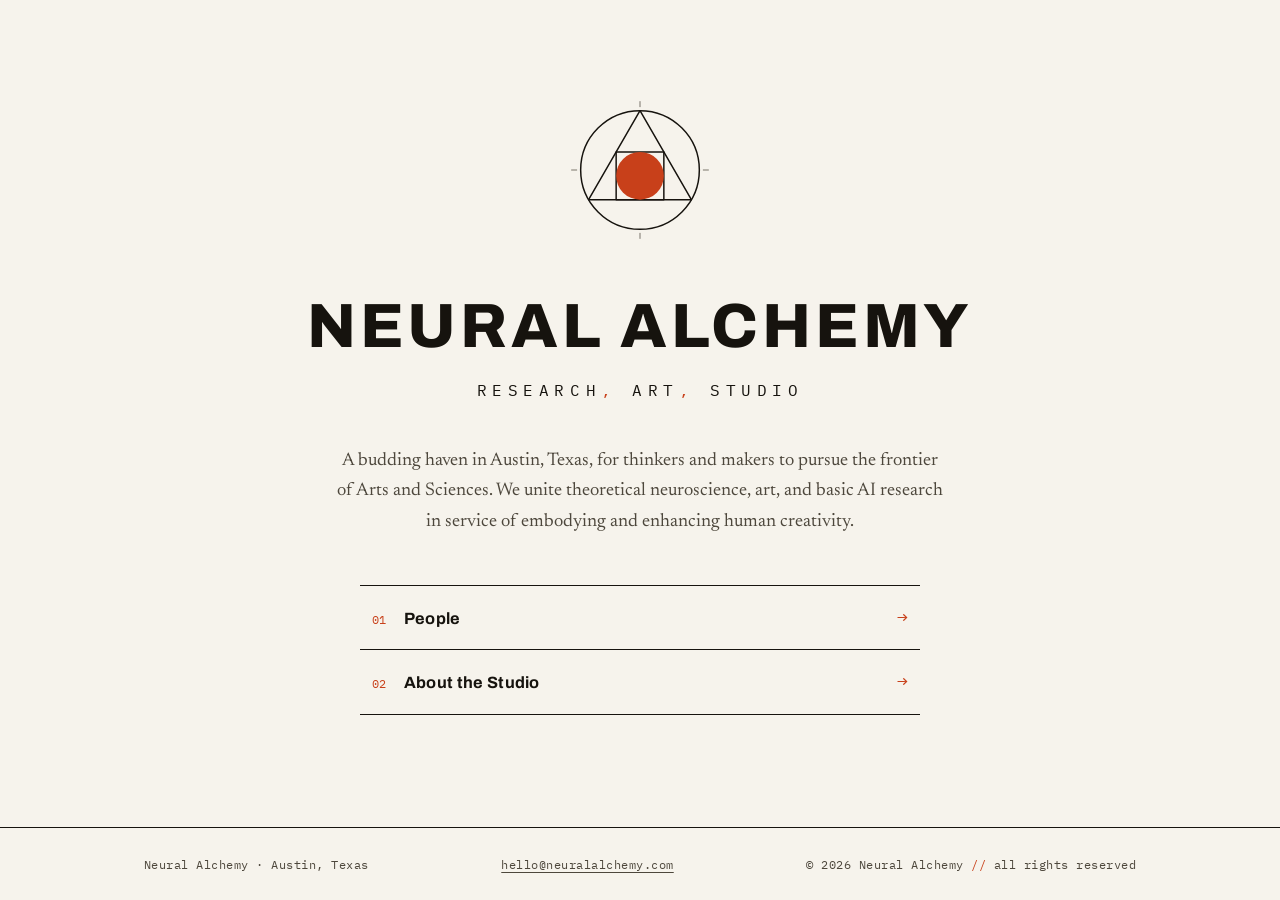
<file: index.html>
<!DOCTYPE html>
<html lang="en">
<head>
<meta charset="utf-8">
<meta name="viewport" content="width=device-width, initial-scale=1">
<title>Neural Alchemy — Research, Art, Studio</title>
<meta name="description" content="Neural Alchemy is an academically minded design studio in Austin, Texas — artists and scientists moving between the laboratory, the studio, and the market. Research, Art, Studio.">
<link rel="preconnect" href="https://fonts.googleapis.com">
<link rel="preconnect" href="https://fonts.gstatic.com" crossorigin>
<link href="https://fonts.googleapis.com/css2?family=Archivo:wght@700;800&family=IBM+Plex+Mono:wght@400;500&family=Newsreader:ital,opsz,wght@0,6..72,400;0,6..72,600;1,6..72,400&display=swap" rel="stylesheet">
<link rel="stylesheet" href="styles.css">
<link rel="icon" href="data:image/svg+xml,%3Csvg xmlns='http://www.w3.org/2000/svg' viewBox='0 0 32 32'%3E%3Crect width='32' height='32' fill='%23f6f3ec'/%3E%3Ccircle cx='16' cy='16' r='11.5' fill='none' stroke='%2316130e' stroke-width='1.8'/%3E%3Cpath d='M16 5 L6.5 21.5 L25.5 21.5 Z' fill='none' stroke='%2316130e' stroke-width='1.8' stroke-linejoin='round'/%3E%3Ccircle cx='16' cy='17.2' r='4' fill='%23c8401a'/%3E%3C/svg%3E">
</head>
<body class="landing">

<main class="wrap landing-hero">

  <svg class="mark" viewBox="0 0 300 300" role="img"
       aria-label="Neural Alchemy mark: a circle, triangle, and square nested in one construction">
    <g stroke="#4d473c" stroke-width="1.25">
      <line x1="150" y1="34"  x2="150" y2="44"/>
      <line x1="150" y1="256" x2="150" y2="266"/>
      <line x1="34"  y1="150" x2="44"  y2="150"/>
      <line x1="256" y1="150" x2="266" y2="150"/>
    </g>
    <g fill="none" stroke="#16130e" stroke-width="2.5" stroke-linejoin="round">
      <circle cx="150" cy="150" r="100"/>
      <path d="M150 50 L63.4 200 L236.6 200 Z"/>
      <rect x="109.8" y="119.6" width="80.4" height="80.4"/>
    </g>
    <circle cx="150" cy="159.8" r="40.2" fill="#c8401a"/>
  </svg>

  <h1>Neural Alchemy</h1>
  <p class="tagline">Research<span class="c">,</span> Art<span class="c">,</span> Studio</p>

  <p class="landing-copy">A budding haven in Austin, Texas, for thinkers and makers to pursue the frontier of Arts and Sciences. We unite theoretical neuroscience, art, and basic AI research in service of embodying and enhancing human creativity.</p>

  <nav class="index-links" aria-label="Site index">
    <a href="investigators/">
      <span class="num">01</span>
      <span class="label">People</span>
      <span class="arrow">→</span>
    </a>
    <a href="about/">
      <span class="num">02</span>
      <span class="label">About the Studio</span>
      <span class="arrow">→</span>
    </a>
<!--     <a href="layer/" hidden>
      <span class="num">03</span>
      <span class="label">Layer_ :</span>
      <span class="arrow">→</span>
    </a> -->
  </nav>

</main>

<footer>
  <div class="wrap foot-grid">
    <span>Neural Alchemy · Austin, Texas</span>
    <a href="mailto:hello@neuralalchemy.com">hello@neuralalchemy.com</a>
    <span>© 2026 Neural Alchemy <span class="sig">//</span> all rights reserved</span>
  </div>
</footer>

</body>
</html>
</file>
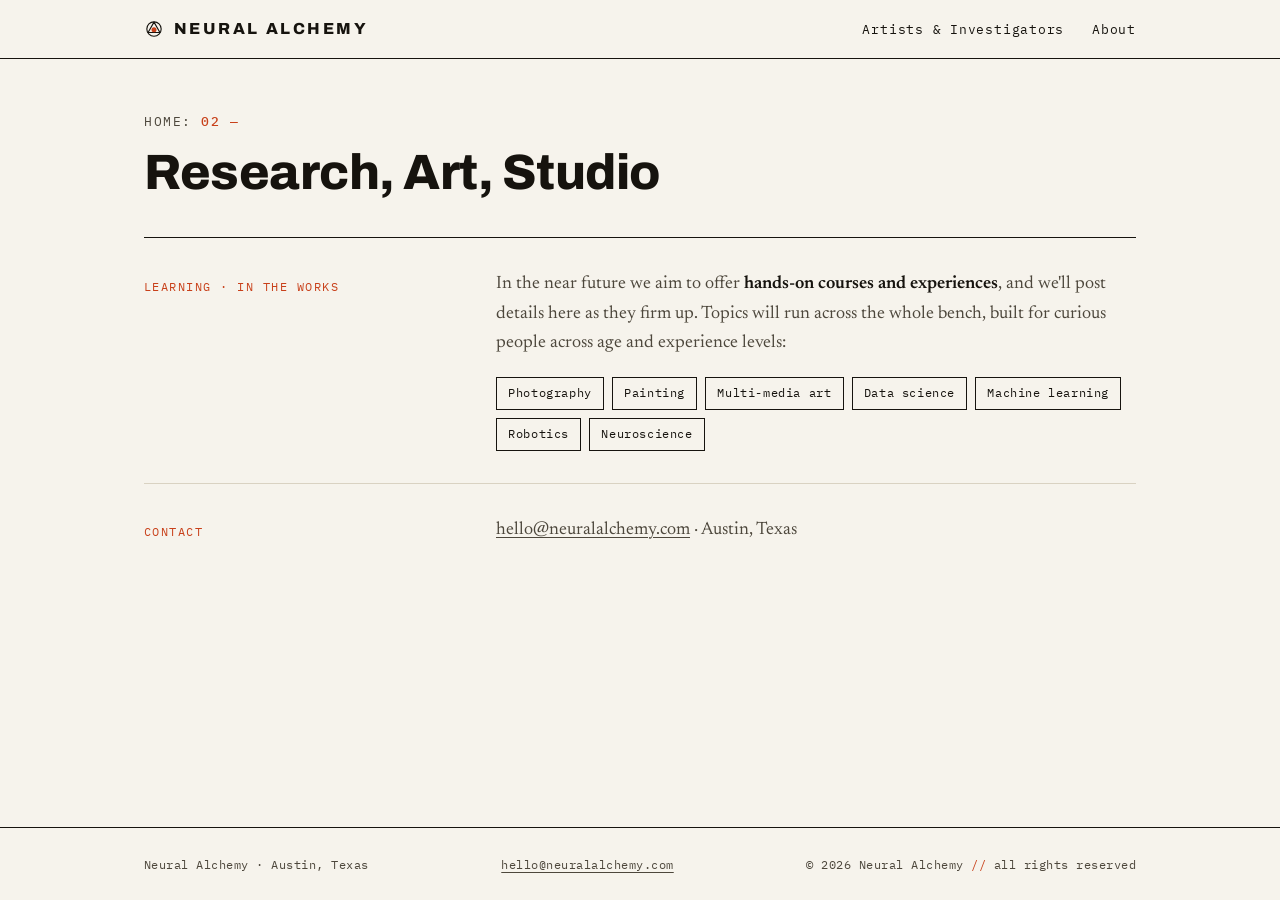
<file: about/index.html>
<!DOCTYPE html>
<html lang="en">
<head>
<meta charset="utf-8">
<meta name="viewport" content="width=device-width, initial-scale=1">
<title>About the Studio — Neural Alchemy</title>
<meta name="description" content="What Neural Alchemy is: an academically minded design studio where market-facing creative work funds long-term research and art. Courses and hands-on experiences coming.">
<link rel="preconnect" href="https://fonts.googleapis.com">
<link rel="preconnect" href="https://fonts.gstatic.com" crossorigin>
<link href="https://fonts.googleapis.com/css2?family=Archivo:wght@700;800&family=IBM+Plex+Mono:wght@400;500&family=Newsreader:ital,opsz,wght@0,6..72,400;0,6..72,600;1,6..72,400&display=swap" rel="stylesheet">
<link rel="stylesheet" href="../styles.css">
<link rel="icon" href="data:image/svg+xml,%3Csvg xmlns='http://www.w3.org/2000/svg' viewBox='0 0 32 32'%3E%3Crect width='32' height='32' fill='%23f6f3ec'/%3E%3Ccircle cx='16' cy='16' r='11.5' fill='none' stroke='%2316130e' stroke-width='1.8'/%3E%3Cpath d='M16 5 L6.5 21.5 L25.5 21.5 Z' fill='none' stroke='%2316130e' stroke-width='1.8' stroke-linejoin='round'/%3E%3Ccircle cx='16' cy='17.2' r='4' fill='%23c8401a'/%3E%3C/svg%3E">
</head>
<body>

<header>
  <div class="wrap masthead">
    <a class="wordmark" href="../">
      <svg viewBox="0 0 32 32" aria-hidden="true"><circle cx="16" cy="16" r="11.5" fill="none" stroke="#16130e" stroke-width="1.8"/><path d="M16 5 L6.5 21.5 L25.5 21.5 Z" fill="none" stroke="#16130e" stroke-width="1.8" stroke-linejoin="round"/><circle cx="16" cy="17.2" r="4" fill="#c8401a"/></svg>
      Neural Alchemy
    </a>
    <nav class="site">
      <a href="../investigators/">Artists &amp; Investigators</a>
      <a href="./" aria-current="page">About</a>
    </nav>
  </div>
</header>

<main class="wrap">
  <div class="page-title">
    <p class="kicker">Home: <b>02 —</b></p>
    <h1>Research, Art, Studio</h1>
  </div>

  <div class="cv-row">
    <p class="cv-label">Learning · In the Works</p>
    <div class="cv-body">
      <p>In the near future we aim to offer <strong>hands-on courses and
      experiences</strong>, and we'll post details here as they firm up. Topics will run
      across the whole bench, built for curious people across age and experience levels:</p>
      <ul class="topics">
        <li>Photography</li>
        <li>Painting</li>
        <li>Multi-media art</li>
        <li>Data science</li>
        <li>Machine learning</li>
        <li>Robotics</li>
        <li>Neuroscience</li>
      </ul>
    </div>
  </div>

  <div class="cv-row">
    <p class="cv-label">Contact</p>
    <div class="cv-body">
      <p><a href="mailto:hello@neuralalchemy.com">hello@neuralalchemy.com</a> · Austin, Texas</p>
    </div>
  </div>
</main>

<footer>
  <div class="wrap foot-grid">
    <span>Neural Alchemy · Austin, Texas</span>
    <a href="mailto:hello@neuralalchemy.com">hello@neuralalchemy.com</a>
    <span>© 2026 Neural Alchemy <span class="sig">//</span> all rights reserved</span>
  </div>
</footer>

</body>
</html>
</file>
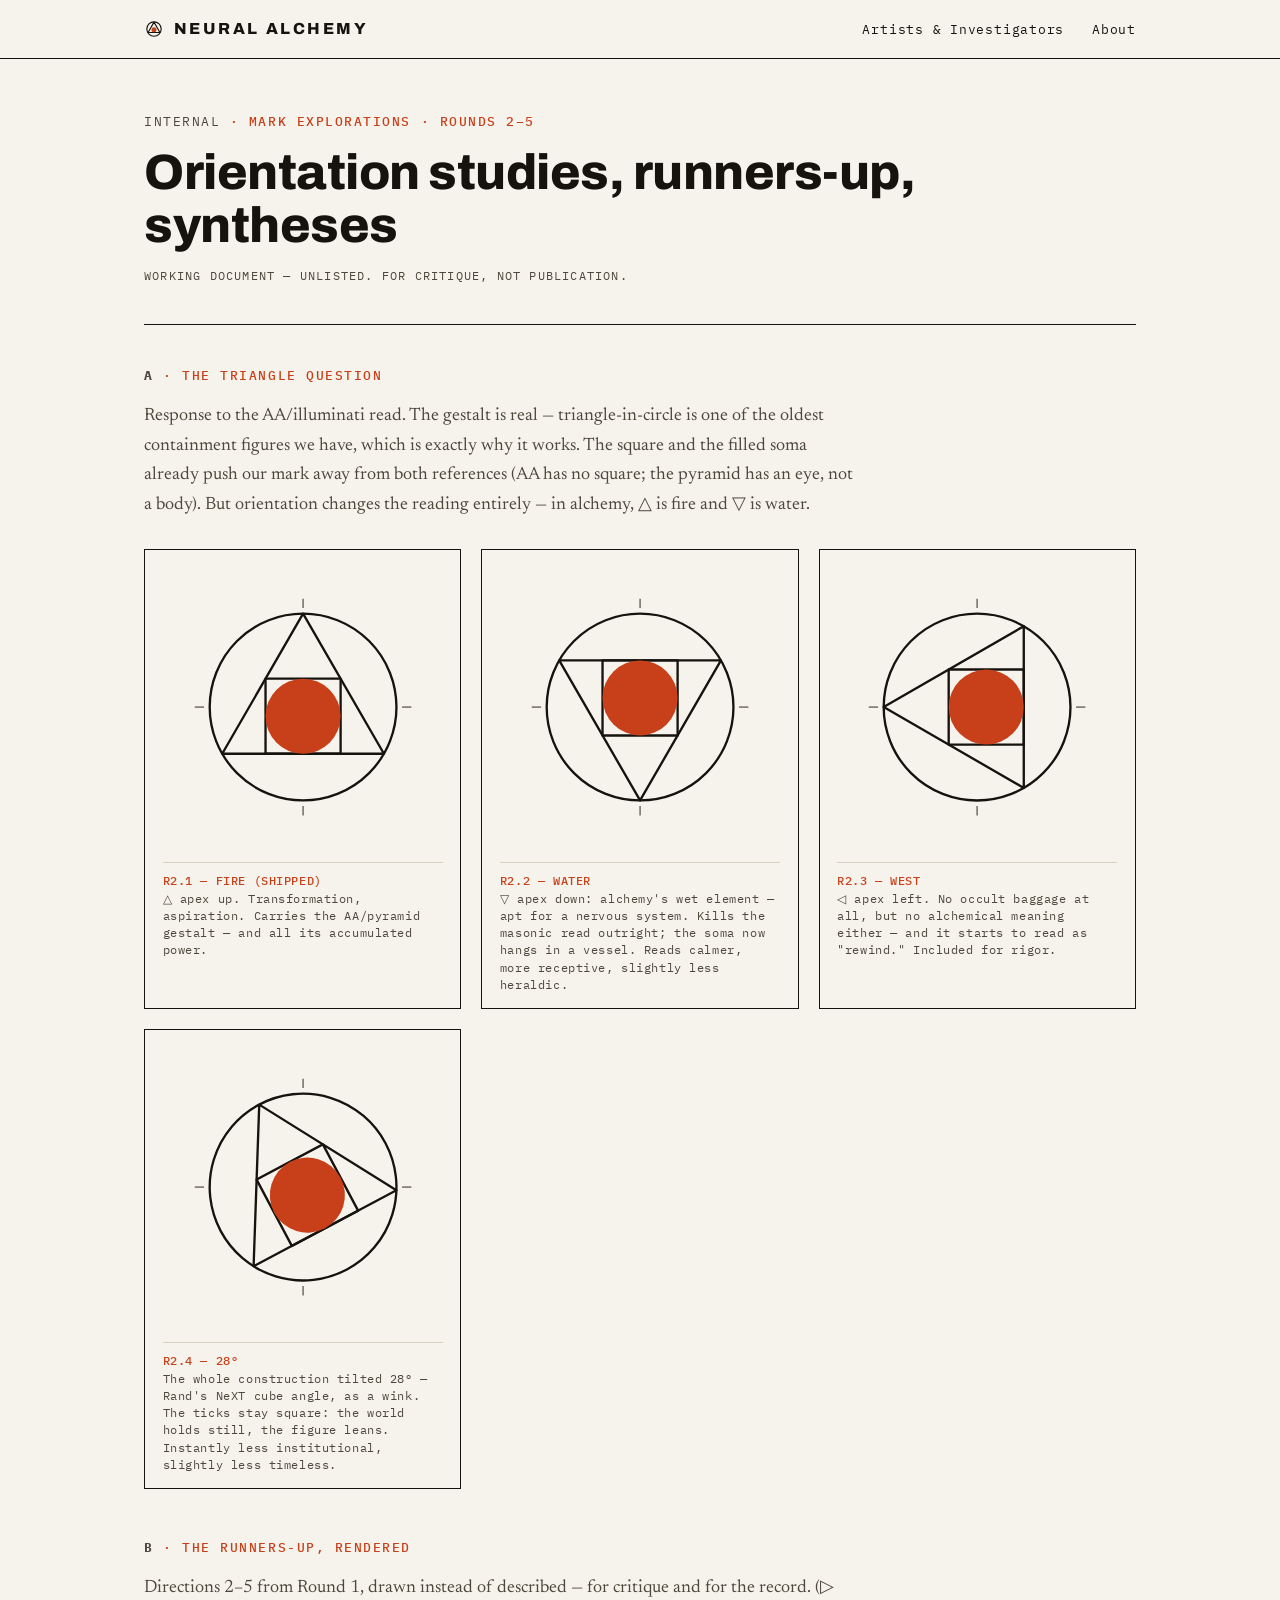
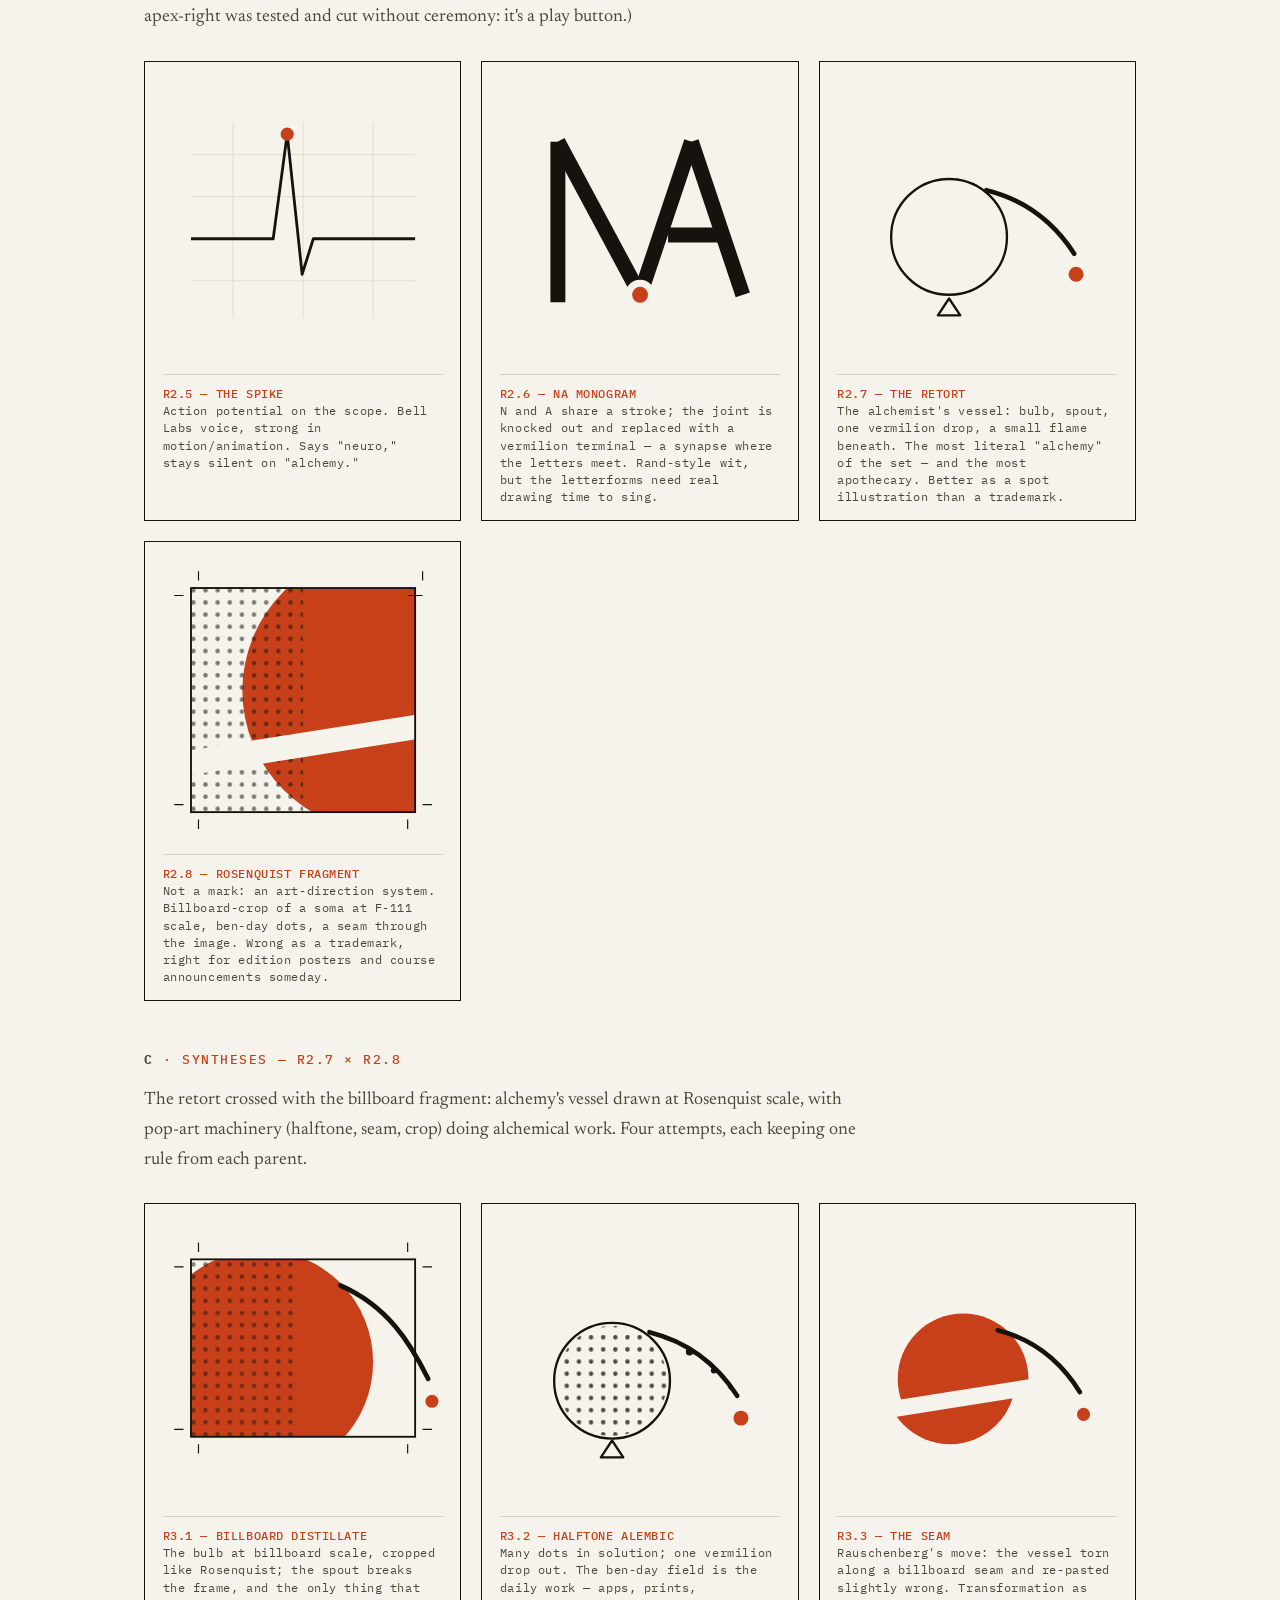
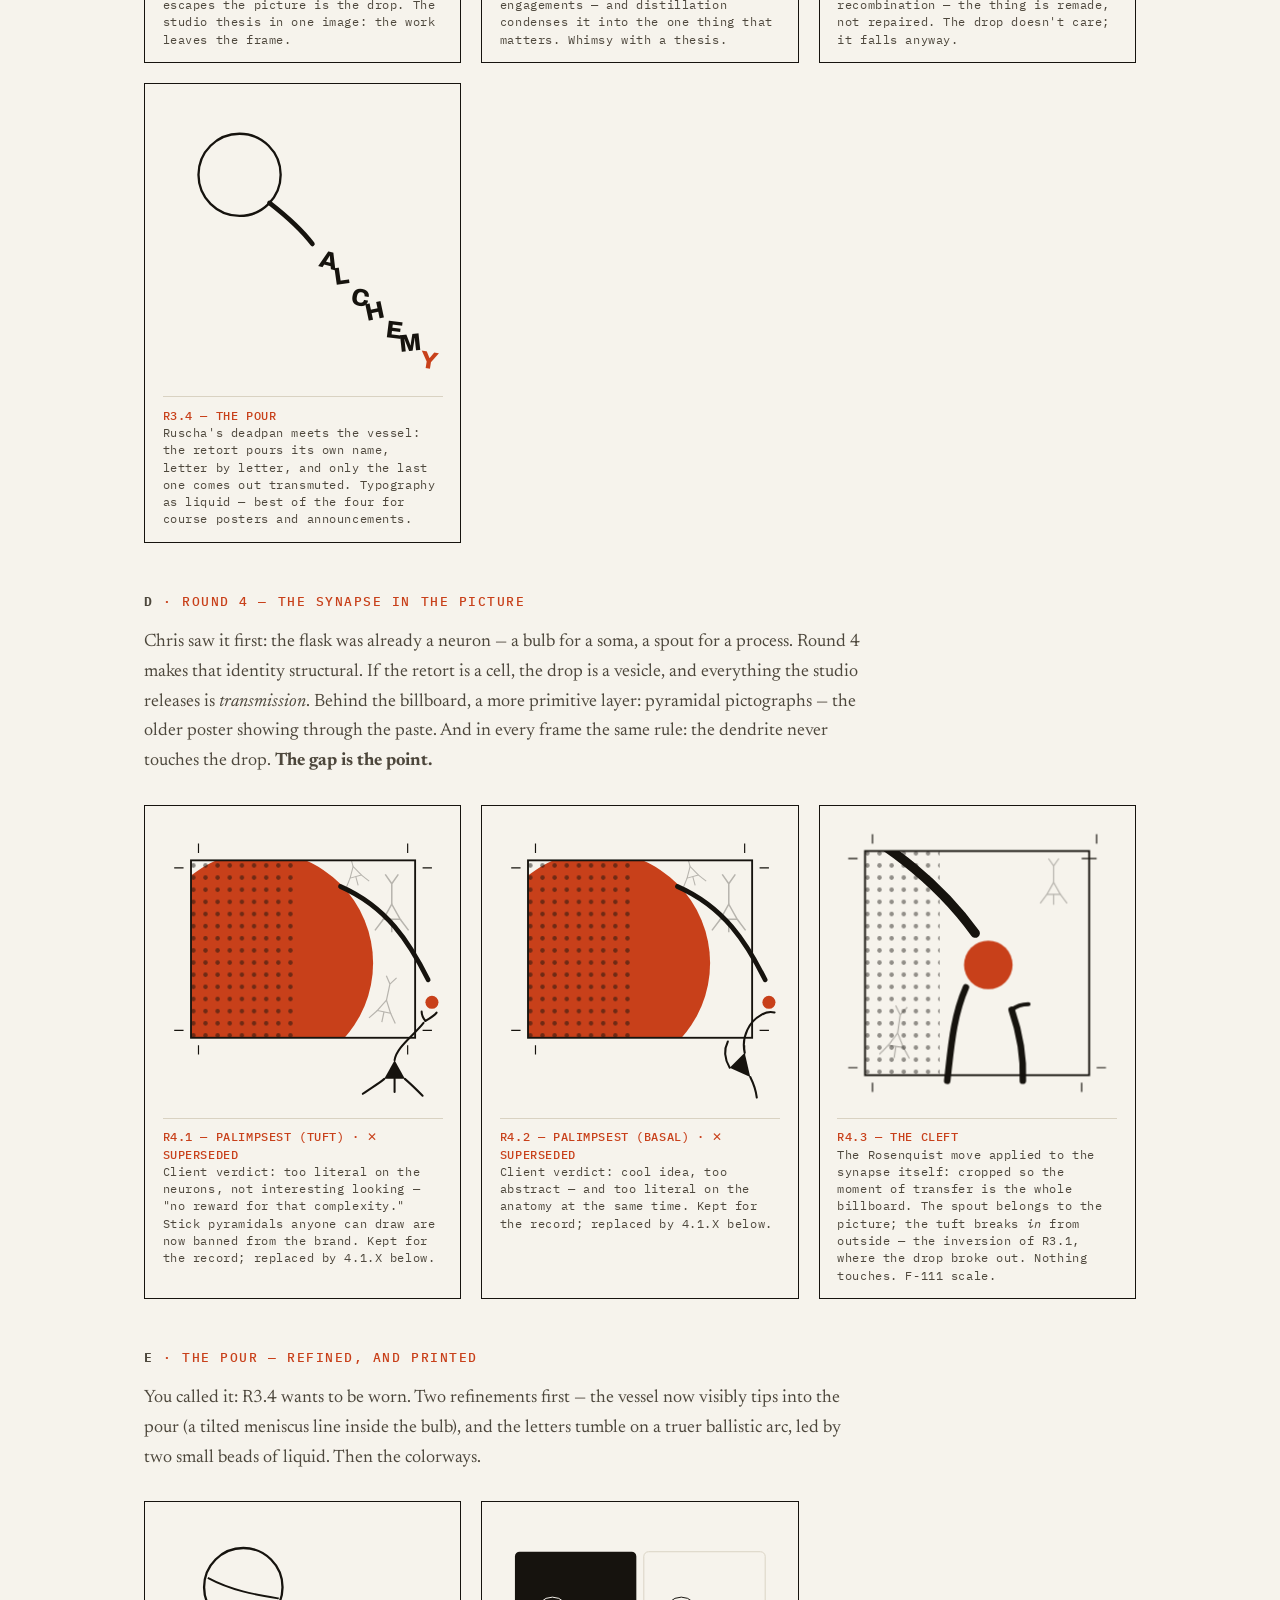
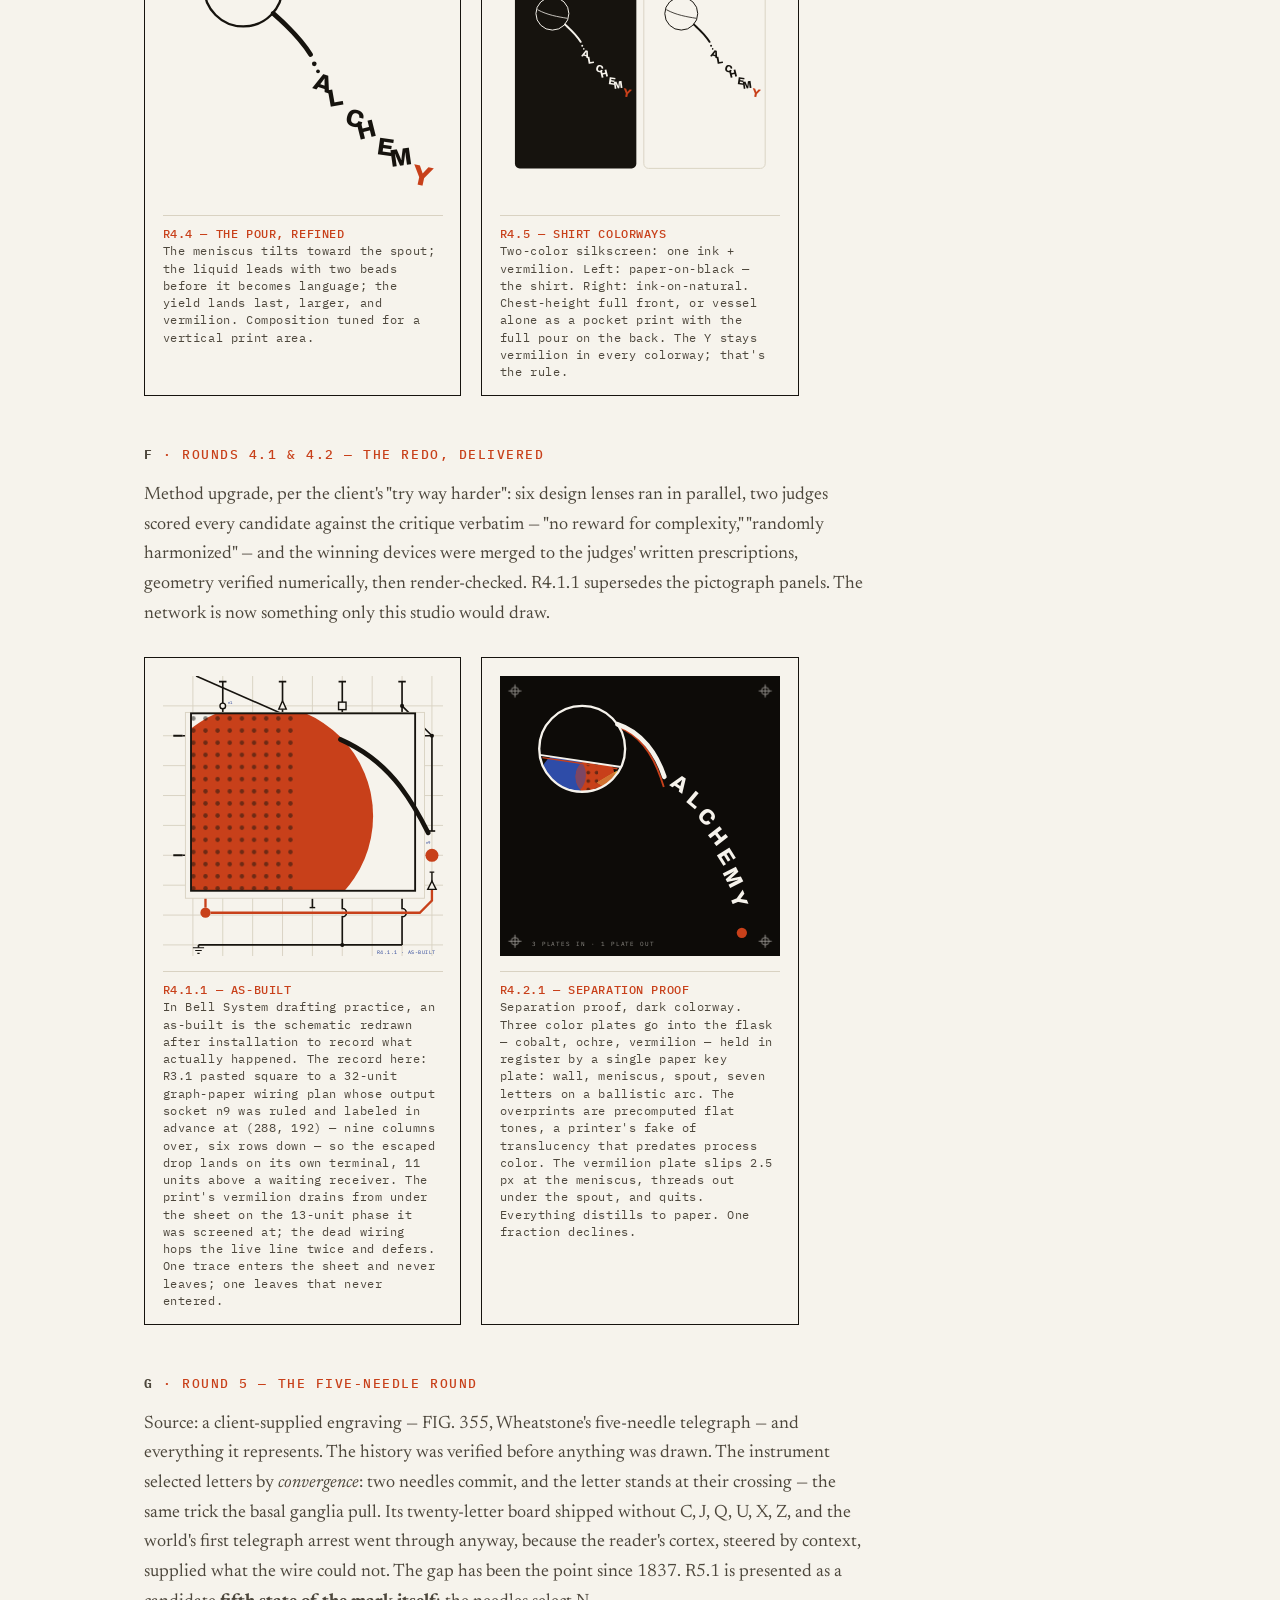
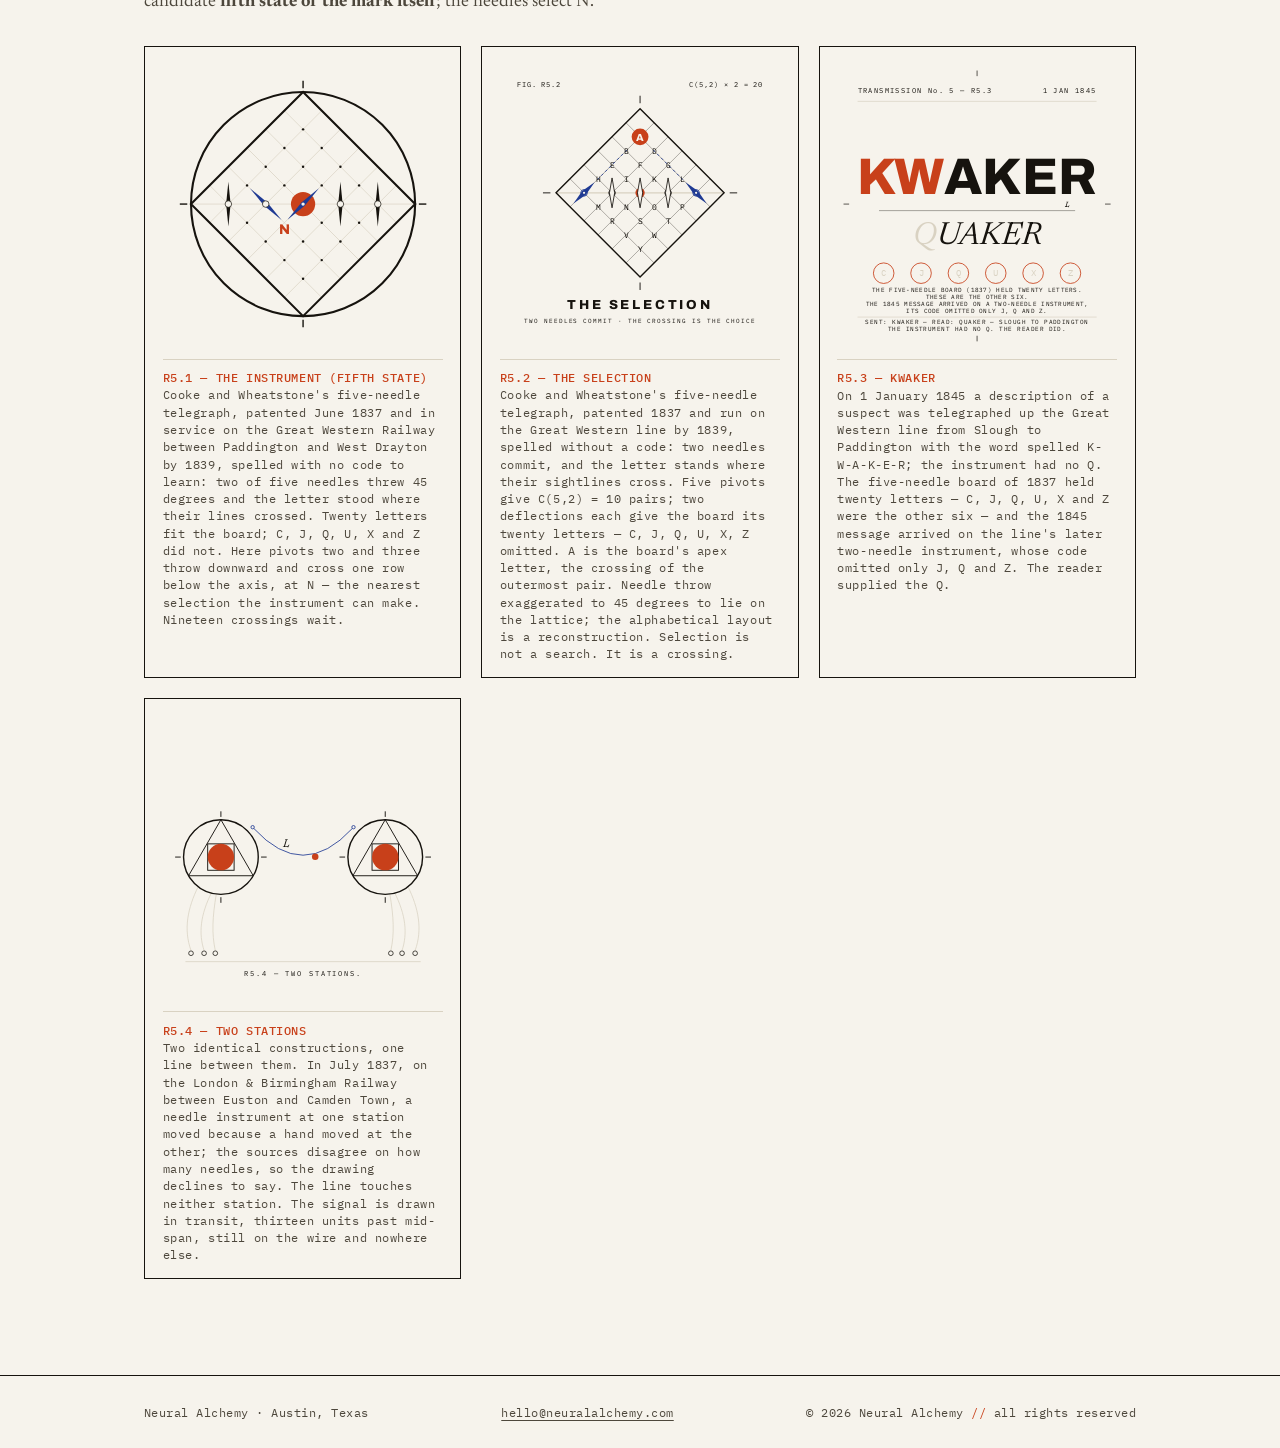
<file: explorations/index.html>
<!DOCTYPE html>
<html lang="en">
<head>
<meta charset="utf-8">
<meta name="viewport" content="width=device-width, initial-scale=1">
<title>Mark Explorations · Rounds 2–5 — Neural Alchemy</title>
<meta name="robots" content="noindex">
<link rel="preconnect" href="https://fonts.googleapis.com">
<link rel="preconnect" href="https://fonts.gstatic.com" crossorigin>
<link href="https://fonts.googleapis.com/css2?family=Archivo:wght@700;800&family=IBM+Plex+Mono:wght@400;500&family=Newsreader:ital,opsz,wght@0,6..72,400;0,6..72,600;1,6..72,400&display=swap" rel="stylesheet">
<link rel="stylesheet" href="../styles.css">
<link rel="icon" href="data:image/svg+xml,%3Csvg xmlns='http://www.w3.org/2000/svg' viewBox='0 0 32 32'%3E%3Crect width='32' height='32' fill='%23f6f3ec'/%3E%3Ccircle cx='16' cy='16' r='11.5' fill='none' stroke='%2316130e' stroke-width='1.8'/%3E%3Cpath d='M16 5 L6.5 21.5 L25.5 21.5 Z' fill='none' stroke='%2316130e' stroke-width='1.8' stroke-linejoin='round'/%3E%3Ccircle cx='16' cy='17.2' r='4' fill='%23c8401a'/%3E%3C/svg%3E">
<style>
  .figgrid {
    display: grid;
    grid-template-columns: repeat(auto-fill, minmax(250px, 1fr));
    gap: 1.25rem;
    margin-block: 1.75rem 3rem;
  }
  .fig {
    border: 1px solid var(--ink);
    background: var(--paper);
    padding: 1.1rem 1.1rem 0.9rem;
  }
  .fig svg { width: 100%; height: auto; display: block; }
  .fig figcaption {
    border-top: 1px solid var(--rule);
    margin-top: 0.9rem;
    padding-top: 0.6rem;
    font-family: var(--mono);
    font-size: 0.72rem;
    letter-spacing: 0.05em;
    color: var(--ink-soft);
    line-height: 1.5;
  }
  .fig figcaption b { color: var(--accent); font-weight: 500; }
  .sec-note { max-width: 40em; color: var(--ink-soft); margin-top: 1rem; }
</style>
</head>
<body>

<header>
  <div class="wrap masthead">
    <a class="wordmark" href="../">
      <svg viewBox="0 0 32 32" aria-hidden="true"><circle cx="16" cy="16" r="11.5" fill="none" stroke="#16130e" stroke-width="1.8"/><path d="M16 5 L6.5 21.5 L25.5 21.5 Z" fill="none" stroke="#16130e" stroke-width="1.8" stroke-linejoin="round"/><circle cx="16" cy="17.2" r="4" fill="#c8401a"/></svg>
      Neural Alchemy
    </a>
    <nav class="site">
      <a href="../investigators/">Artists &amp; Investigators</a>
      <a href="../about/">About</a>
    </nav>
  </div>
</header>

<main class="wrap">
  <div class="page-title">
    <p class="kicker">Internal <b>· Mark Explorations · Rounds 2–5</b></p>
    <h1>Orientation studies, runners-up, syntheses</h1>
    <p class="sub">Working document — unlisted. For critique, not publication.</p>
  </div>

  <h2 class="kicker" style="padding-top:2.5rem">A <b>· The triangle question</b></h2>
  <p class="sec-note">Response to the AA/illuminati read. The gestalt is real — triangle-in-circle
  is one of the oldest containment figures we have, which is exactly why it works. The square and
  the filled soma already push our mark away from both references (AA has no square; the pyramid
  has an eye, not a body). But orientation changes the reading entirely — in alchemy, △ is fire
  and ▽ is water.</p>

  <div class="figgrid">
    <figure class="fig">
      <svg viewBox="0 0 300 300">
        <g stroke="#4d473c" stroke-width="1.25"><line x1="150" y1="34" x2="150" y2="44"/><line x1="150" y1="256" x2="150" y2="266"/><line x1="34" y1="150" x2="44" y2="150"/><line x1="256" y1="150" x2="266" y2="150"/></g>
        <g fill="none" stroke="#16130e" stroke-width="2.5" stroke-linejoin="round">
          <circle cx="150" cy="150" r="100"/>
          <path d="M150 50 L63.4 200 L236.6 200 Z"/>
          <rect x="109.8" y="119.6" width="80.4" height="80.4"/>
        </g>
        <circle cx="150" cy="159.8" r="40.2" fill="#c8401a"/>
      </svg>
      <figcaption><b>R2.1 — FIRE (SHIPPED)</b><br>△ apex up. Transformation, aspiration. Carries
      the AA/pyramid gestalt — and all its accumulated power.</figcaption>
    </figure>

    <figure class="fig">
      <svg viewBox="0 0 300 300">
        <g stroke="#4d473c" stroke-width="1.25"><line x1="150" y1="34" x2="150" y2="44"/><line x1="150" y1="256" x2="150" y2="266"/><line x1="34" y1="150" x2="44" y2="150"/><line x1="256" y1="150" x2="266" y2="150"/></g>
        <g fill="none" stroke="#16130e" stroke-width="2.5" stroke-linejoin="round">
          <circle cx="150" cy="150" r="100"/>
          <path d="M150 250 L63.4 100 L236.6 100 Z"/>
          <rect x="109.8" y="100" width="80.4" height="80.4"/>
        </g>
        <circle cx="150" cy="140.2" r="40.2" fill="#c8401a"/>
      </svg>
      <figcaption><b>R2.2 — WATER</b><br>▽ apex down: alchemy's wet element — apt for a nervous
      system. Kills the masonic read outright; the soma now hangs in a vessel. Reads calmer,
      more receptive, slightly less heraldic.</figcaption>
    </figure>

    <figure class="fig">
      <svg viewBox="0 0 300 300">
        <g stroke="#4d473c" stroke-width="1.25"><line x1="150" y1="34" x2="150" y2="44"/><line x1="150" y1="256" x2="150" y2="266"/><line x1="34" y1="150" x2="44" y2="150"/><line x1="256" y1="150" x2="266" y2="150"/></g>
        <g fill="none" stroke="#16130e" stroke-width="2.5" stroke-linejoin="round">
          <circle cx="150" cy="150" r="100"/>
          <path d="M50 150 L200 63.4 L200 236.6 Z"/>
          <rect x="119.6" y="109.8" width="80.4" height="80.4"/>
        </g>
        <circle cx="159.8" cy="150" r="40.2" fill="#c8401a"/>
      </svg>
      <figcaption><b>R2.3 — WEST</b><br>◁ apex left. No occult baggage at all, but no alchemical
      meaning either — and it starts to read as "rewind." Included for rigor.</figcaption>
    </figure>

    <figure class="fig">
      <svg viewBox="0 0 300 300">
        <g stroke="#4d473c" stroke-width="1.25"><line x1="150" y1="34" x2="150" y2="44"/><line x1="150" y1="256" x2="150" y2="266"/><line x1="34" y1="150" x2="44" y2="150"/><line x1="256" y1="150" x2="266" y2="150"/></g>
        <g fill="none" stroke="#16130e" stroke-width="2.5" stroke-linejoin="round" transform="rotate(-28 150 150)">
          <circle cx="150" cy="150" r="100"/>
          <path d="M150 50 L63.4 200 L236.6 200 Z"/>
          <rect x="109.8" y="119.6" width="80.4" height="80.4"/>
        </g>
        <circle cx="150" cy="159.8" r="40.2" fill="#c8401a" transform="rotate(-28 150 150)"/>
      </svg>
      <figcaption><b>R2.4 — 28°</b><br>The whole construction tilted 28° — Rand's NeXT cube
      angle, as a wink. The ticks stay square: the world holds still, the figure leans.
      Instantly less institutional, slightly less timeless.</figcaption>
    </figure>
  </div>

  <h2 class="kicker">B <b>· The runners-up, rendered</b></h2>
  <p class="sec-note">Directions 2–5 from Round 1, drawn instead of described — for critique
  and for the record. (▷ apex-right was tested and cut without ceremony: it's a play button.)</p>

  <div class="figgrid">
    <figure class="fig">
      <svg viewBox="0 0 300 300">
        <g stroke="#d9d2c2" stroke-width="0.75">
          <line x1="30" y1="80" x2="270" y2="80"/><line x1="30" y1="125" x2="270" y2="125"/>
          <line x1="30" y1="215" x2="270" y2="215"/><line x1="75" y1="45" x2="75" y2="255"/>
          <line x1="150" y1="45" x2="150" y2="255"/><line x1="225" y1="45" x2="225" y2="255"/>
        </g>
        <path d="M30 170 L118 170 L133 58 L149 208 L161 170 L270 170"
              fill="none" stroke="#16130e" stroke-width="3" stroke-linejoin="round"/>
        <circle cx="133" cy="58" r="7" fill="#c8401a"/>
      </svg>
      <figcaption><b>R2.5 — THE SPIKE</b><br>Action potential on the scope. Bell Labs voice,
      strong in motion/animation. Says "neuro," stays silent on "alchemy."</figcaption>
    </figure>

    <figure class="fig">
      <svg viewBox="0 0 300 300">
        <g stroke="#16130e" stroke-width="16" stroke-linecap="butt" fill="none">
          <line x1="62" y1="238" x2="62" y2="66"/>
          <line x1="62" y1="66" x2="150" y2="230"/>
          <line x1="205" y1="66" x2="150" y2="230"/>
          <line x1="205" y1="66" x2="260" y2="230"/>
          <line x1="180" y1="166" x2="238" y2="166"/>
        </g>
        <circle cx="150" cy="230" r="16" fill="#f6f3ec"/>
        <circle cx="150" cy="230" r="8.5" fill="#c8401a"/>
      </svg>
      <figcaption><b>R2.6 — NA MONOGRAM</b><br>N and A share a stroke; the joint is knocked out
      and replaced with a vermilion terminal — a synapse where the letters meet. Rand-style wit,
      but the letterforms need real drawing time to sing.</figcaption>
    </figure>

    <figure class="fig">
      <svg viewBox="0 0 300 300">
        <g fill="none" stroke="#16130e" stroke-width="2.5" stroke-linejoin="round">
          <circle cx="120" cy="168" r="62"/>
          <path d="M160 118 C200 128 232 152 254 186" stroke-width="5" stroke-linecap="round"/>
          <path d="M108 252 L132 252 L120 234 Z"/>
        </g>
        <circle cx="256" cy="208" r="8" fill="#c8401a"/>
      </svg>
      <figcaption><b>R2.7 — THE RETORT</b><br>The alchemist's vessel: bulb, spout, one vermilion
      drop, a small flame beneath. The most literal "alchemy" of the set — and the most
      apothecary. Better as a spot illustration than a trademark.</figcaption>
    </figure>

    <figure class="fig">
      <svg viewBox="0 0 300 300">
        <defs>
          <pattern id="benday" width="13" height="13" patternUnits="userSpaceOnUse">
            <circle cx="6.5" cy="6.5" r="2.4" fill="#16130e"/>
          </pattern>
          <clipPath id="frame"><rect x="30" y="30" width="240" height="240"/></clipPath>
        </defs>
        <g clip-path="url(#frame)">
          <circle cx="235" cy="140" r="150" fill="#c8401a"/>
          <rect x="30" y="30" width="120" height="240" fill="url(#benday)" opacity="0.55"/>
          <rect x="-40" y="185" width="420" height="26" fill="#f6f3ec" transform="rotate(-9 150 198)"/>
        </g>
        <rect x="30" y="30" width="240" height="240" fill="none" stroke="#16130e" stroke-width="2"/>
        <g stroke="#16130e" stroke-width="1.25">
          <path d="M22 38 h-10 M38 22 v-10 M278 22 v-10 M262 38 h16 M22 262 h-10 M38 278 v10 M262 278 v10 M278 262 h10"/>
        </g>
      </svg>
      <figcaption><b>R2.8 — ROSENQUIST FRAGMENT</b><br>Not a mark: an art-direction system.
      Billboard-crop of a soma at F-111 scale, ben-day dots, a seam through the image. Wrong as
      a trademark, right for edition posters and course announcements someday.</figcaption>
    </figure>
  </div>

  <h2 class="kicker">C <b>· Syntheses — R2.7 × R2.8</b></h2>
  <p class="sec-note">The retort crossed with the billboard fragment: alchemy's vessel drawn at
  Rosenquist scale, with pop-art machinery (halftone, seam, crop) doing alchemical work. Four
  attempts, each keeping one rule from each parent.</p>

  <div class="figgrid">
    <figure class="fig">
      <svg viewBox="0 0 300 300">
        <defs>
          <pattern id="bd31" width="13" height="13" patternUnits="userSpaceOnUse">
            <circle cx="6.5" cy="6.5" r="2.4" fill="#16130e"/>
          </pattern>
          <clipPath id="frame31"><rect x="30" y="40" width="240" height="190"/></clipPath>
        </defs>
        <g clip-path="url(#frame31)">
          <circle cx="105" cy="150" r="120" fill="#c8401a"/>
          <rect x="30" y="40" width="110" height="190" fill="url(#bd31)" opacity="0.5"/>
        </g>
        <path d="M190 68 C240 90 264 128 284 168" fill="none" stroke="#16130e"
              stroke-width="5" stroke-linecap="round"/>
        <circle cx="288" cy="192" r="7" fill="#c8401a"/>
        <rect x="30" y="40" width="240" height="190" fill="none" stroke="#16130e" stroke-width="2"/>
        <g stroke="#16130e" stroke-width="1.25">
          <path d="M22 48 h-10 M38 32 v-10 M262 32 v-10 M278 48 h10 M22 222 h-10 M38 238 v10 M262 238 v10 M278 222 h10"/>
        </g>
      </svg>
      <figcaption><b>R3.1 — BILLBOARD DISTILLATE</b><br>The bulb at billboard scale, cropped
      like Rosenquist; the spout breaks the frame, and the only thing that escapes the picture
      is the drop. The studio thesis in one image: the work leaves the frame.</figcaption>
    </figure>

    <figure class="fig">
      <svg viewBox="0 0 300 300">
        <defs>
          <pattern id="bd32" width="13" height="13" patternUnits="userSpaceOnUse">
            <circle cx="6.5" cy="6.5" r="2.4" fill="#16130e"/>
          </pattern>
          <clipPath id="bulb32"><circle cx="120" cy="170" r="59"/></clipPath>
        </defs>
        <rect x="61" y="111" width="118" height="118" fill="url(#bd32)" opacity="0.75"
              clip-path="url(#bulb32)"/>
        <g fill="none" stroke="#16130e" stroke-width="2.5" stroke-linejoin="round">
          <circle cx="120" cy="170" r="62"/>
          <path d="M160 118 C200 128 232 152 254 186" stroke-width="5" stroke-linecap="round"/>
          <path d="M108 252 L132 252 L120 234 Z"/>
        </g>
        <circle cx="203" cy="139" r="4" fill="#16130e"/>
        <circle cx="229" cy="159" r="3.2" fill="#16130e"/>
        <circle cx="247" cy="177" r="2.4" fill="#16130e"/>
        <circle cx="258" cy="210" r="8" fill="#c8401a"/>
      </svg>
      <figcaption><b>R3.2 — HALFTONE ALEMBIC</b><br>Many dots in solution; one vermilion drop
      out. The ben-day field is the daily work — apps, prints, engagements — and distillation
      condenses it into the one thing that matters. Whimsy with a thesis.</figcaption>
    </figure>

    <figure class="fig">
      <svg viewBox="0 0 300 300">
        <defs>
          <clipPath id="upper33">
            <rect x="-40" y="-40" width="380" height="216" transform="rotate(-9 150 176)"/>
          </clipPath>
          <clipPath id="lower33">
            <rect x="-40" y="196" width="380" height="180" transform="rotate(-9 150 196)"/>
          </clipPath>
        </defs>
        <circle cx="128" cy="168" r="70" fill="#c8401a" clip-path="url(#upper33)"
                transform="translate(7 0)"/>
        <circle cx="128" cy="168" r="70" fill="#c8401a" clip-path="url(#lower33)"
                transform="translate(-7 0)"/>
        <path d="M172 116 C212 126 240 150 260 182" fill="none" stroke="#16130e"
              stroke-width="5" stroke-linecap="round"/>
        <circle cx="264" cy="206" r="7" fill="#c8401a"/>
      </svg>
      <figcaption><b>R3.3 — THE SEAM</b><br>Rauschenberg's move: the vessel torn along a
      billboard seam and re-pasted slightly wrong. Transformation as recombination — the thing
      is remade, not repaired. The drop doesn't care; it falls anyway.</figcaption>
    </figure>

    <figure class="fig">
      <svg viewBox="0 0 300 300">
        <g fill="none" stroke="#16130e" stroke-width="2.5">
          <circle cx="82" cy="78" r="44"/>
          <path d="M114 108 C132 122 148 136 160 152" stroke-width="5" stroke-linecap="round"/>
        </g>
        <g font-family="Archivo, 'Helvetica Neue', Arial, sans-serif" font-weight="800"
           font-size="26" fill="#16130e">
          <text x="166" y="176" transform="rotate(14 166 176)">A</text>
          <text x="184" y="196" transform="rotate(-8 184 196)">L</text>
          <text x="200" y="216" transform="rotate(10 200 216)">C</text>
          <text x="218" y="234" transform="rotate(-12 218 234)">H</text>
          <text x="238" y="252" transform="rotate(7 238 252)">E</text>
          <text x="254" y="268" transform="rotate(-6 254 268)">M</text>
          <text x="274" y="284" fill="#c8401a" transform="rotate(9 274 284)">Y</text>
        </g>
      </svg>
      <figcaption><b>R3.4 — THE POUR</b><br>Ruscha's deadpan meets the vessel: the retort pours
      its own name, letter by letter, and only the last one comes out transmuted. Typography as
      liquid — best of the four for course posters and announcements.</figcaption>
    </figure>
  </div>

  <h2 class="kicker">D <b>· Round 4 — The synapse in the picture</b></h2>
  <p class="sec-note">Chris saw it first: the flask was already a neuron — a bulb for a soma, a
  spout for a process. Round 4 makes that identity structural. If the retort is a cell, the drop
  is a vesicle, and everything the studio releases is <em>transmission</em>. Behind the
  billboard, a more primitive layer: pyramidal pictographs — the older poster showing through
  the paste. And in every frame the same rule: the dendrite never touches the drop.
  <strong>The gap is the point.</strong></p>

  <div class="figgrid">
    <figure class="fig">
      <svg viewBox="0 0 300 300">
        <defs>
          <pattern id="bd41" width="13" height="13" patternUnits="userSpaceOnUse">
            <circle cx="6.5" cy="6.5" r="2.4" fill="#16130e"/>
          </pattern>
          <clipPath id="frame41"><rect x="30" y="40" width="240" height="190"/></clipPath>
          <g id="pict41">
            <path d="M0 -8 L-9 8 L9 8 Z"/>
            <path d="M0 -8 L0 -30 M0 -30 L-7 -40 M0 -30 L7 -40"/>
            <path d="M-9 8 L-18 20 M9 8 L18 20 M0 8 L0 22"/>
          </g>
        </defs>
        <g clip-path="url(#frame41)">
          <g fill="none" stroke="#16130e" stroke-width="1.6" opacity="0.28">
            <use href="#pict41" transform="translate(245 95)"/>
            <use href="#pict41" transform="translate(205 52) rotate(-15) scale(0.7)"/>
            <use href="#pict41" transform="translate(238 196) rotate(12) scale(0.8)"/>
          </g>
          <circle cx="105" cy="150" r="120" fill="#c8401a"/>
          <rect x="30" y="40" width="110" height="190" fill="url(#bd41)" opacity="0.5"/>
        </g>
        <path d="M190 68 C240 90 264 128 284 168" fill="none" stroke="#16130e"
              stroke-width="5" stroke-linecap="round"/>
        <rect x="30" y="40" width="240" height="190" fill="none" stroke="#16130e" stroke-width="2"/>
        <g stroke="#16130e" stroke-width="1.25">
          <path d="M22 48 h-10 M38 32 v-10 M262 32 v-10 M278 48 h10 M22 222 h-10 M38 238 v10 M262 238 v10 M278 222 h10"/>
        </g>
        <circle cx="288" cy="192" r="7" fill="#c8401a"/>
        <g fill="none" stroke="#16130e" stroke-width="2.2" stroke-linecap="round">
          <path d="M248 254 C250 240 268 228 279 214"/>
          <path d="M281 212 C278 208 277 205 277 202"/>
          <path d="M281 212 C286 209 291 206 293 203"/>
          <path d="M237 274 C230 280 222 284 214 290"/>
          <path d="M259 274 C266 280 272 286 278 292"/>
          <path d="M248 274 L248 288"/>
        </g>
        <path d="M248 254 L237 274 L259 274 Z" fill="#16130e"/>
      </svg>
      <figcaption><b>R4.1 — PALIMPSEST (TUFT) · ✕ SUPERSEDED</b><br>Client verdict: too literal
      on the neurons, not interesting looking — "no reward for that complexity." Stick
      pyramidals anyone can draw are now banned from the brand. Kept for the record; replaced
      by 4.1.X below.</figcaption>
    </figure>

    <figure class="fig">
      <svg viewBox="0 0 300 300">
        <defs>
          <pattern id="bd42" width="13" height="13" patternUnits="userSpaceOnUse">
            <circle cx="6.5" cy="6.5" r="2.4" fill="#16130e"/>
          </pattern>
          <clipPath id="frame42"><rect x="30" y="40" width="240" height="190"/></clipPath>
          <g id="pict42">
            <path d="M0 -8 L-9 8 L9 8 Z"/>
            <path d="M0 -8 L0 -30 M0 -30 L-7 -40 M0 -30 L7 -40"/>
            <path d="M-9 8 L-18 20 M9 8 L18 20 M0 8 L0 22"/>
          </g>
        </defs>
        <g clip-path="url(#frame42)">
          <g fill="none" stroke="#16130e" stroke-width="1.6" opacity="0.28">
            <use href="#pict42" transform="translate(245 95)"/>
            <use href="#pict42" transform="translate(205 52) rotate(-15) scale(0.7)"/>
          </g>
          <circle cx="105" cy="150" r="120" fill="#c8401a"/>
          <rect x="30" y="40" width="110" height="190" fill="url(#bd42)" opacity="0.5"/>
        </g>
        <path d="M190 68 C240 90 264 128 284 168" fill="none" stroke="#16130e"
              stroke-width="5" stroke-linecap="round"/>
        <rect x="30" y="40" width="240" height="190" fill="none" stroke="#16130e" stroke-width="2"/>
        <g stroke="#16130e" stroke-width="1.25">
          <path d="M22 48 h-10 M38 32 v-10 M262 32 v-10 M278 48 h10 M22 222 h-10 M38 238 v10 M262 238 v10 M278 222 h10"/>
        </g>
        <circle cx="288" cy="192" r="7" fill="#c8401a"/>
        <g fill="none" stroke="#16130e" stroke-width="2.2" stroke-linecap="round">
          <path d="M262 246 C258 228 268 212 279 206 C285 202 290 202 294 203"/>
          <path d="M246 262 C240 252 240 242 244 234"/>
          <path d="M268 272 C272 280 274 286 275 294"/>
        </g>
        <path d="M268 272 L246 262 L262 246 Z" fill="#16130e"/>
      </svg>
      <figcaption><b>R4.2 — PALIMPSEST (BASAL) · ✕ SUPERSEDED</b><br>Client verdict: cool idea,
      too abstract — and too literal on the anatomy at the same time. Kept for the record;
      replaced by 4.1.X below.</figcaption>
    </figure>

    <figure class="fig">
      <svg viewBox="0 0 300 300">
        <defs>
          <pattern id="bd43" width="13" height="13" patternUnits="userSpaceOnUse">
            <circle cx="6.5" cy="6.5" r="2.4" fill="#16130e"/>
          </pattern>
          <clipPath id="frame43"><rect x="30" y="30" width="240" height="240"/></clipPath>
          <g id="pict43">
            <path d="M0 -8 L-9 8 L9 8 Z"/>
            <path d="M0 -8 L0 -30 M0 -30 L-7 -40 M0 -30 L7 -40"/>
            <path d="M-9 8 L-18 20 M9 8 L18 20 M0 8 L0 22"/>
          </g>
        </defs>
        <g clip-path="url(#frame43)">
          <rect x="30" y="30" width="80" height="240" fill="url(#bd43)" opacity="0.45"/>
          <g fill="none" stroke="#16130e" stroke-width="1.6" opacity="0.28">
            <use href="#pict43" transform="translate(232 70) scale(0.8)"/>
            <use href="#pict43" transform="translate(64 232) rotate(8) scale(0.9)"/>
          </g>
          <path d="M18 4 C70 34 116 74 148 118" fill="none" stroke="#16130e"
                stroke-width="10" stroke-linecap="round"/>
        </g>
        <circle cx="162" cy="152" r="26" fill="#c8401a"/>
        <g fill="none" stroke="#16130e" stroke-width="7" stroke-linecap="round">
          <path d="M118 276 C122 242 124 208 138 176"/>
          <path d="M199 276 C200 252 196 226 187 200"/>
          <path d="M187 200 C192 196 198 194 205 194" stroke-width="4.5"/>
        </g>
        <rect x="30" y="30" width="240" height="240" fill="none" stroke="#16130e" stroke-width="2"/>
        <g stroke="#16130e" stroke-width="1.25">
          <path d="M22 38 h-10 M38 22 v-10 M278 22 v-10 M262 38 h16 M22 262 h-10 M38 278 v10 M262 278 v10 M278 262 h10"/>
        </g>
      </svg>
      <figcaption><b>R4.3 — THE CLEFT</b><br>The Rosenquist move applied to the synapse itself:
      cropped so the moment of transfer is the whole billboard. The spout belongs to the
      picture; the tuft breaks <em>in</em> from outside — the inversion of R3.1, where the drop
      broke out. Nothing touches. F-111 scale.</figcaption>
    </figure>
  </div>

  <h2 class="kicker">E <b>· The Pour — refined, and printed</b></h2>
  <p class="sec-note">You called it: R3.4 wants to be worn. Two refinements first — the vessel
  now visibly tips into the pour (a tilted meniscus line inside the bulb), and the letters
  tumble on a truer ballistic arc, led by two small beads of liquid. Then the colorways.</p>

  <div class="figgrid">
    <figure class="fig">
      <svg viewBox="0 0 300 300">
        <g fill="none" stroke="#16130e" stroke-width="2.5">
          <circle cx="86" cy="72" r="42"/>
          <path d="M48 62 C74 76 100 80 124 84" stroke-width="2"/>
          <path d="M118 100 C134 114 148 128 158 144" stroke-width="5" stroke-linecap="round"/>
        </g>
        <circle cx="162" cy="154" r="2.5" fill="#16130e"/>
        <circle cx="166" cy="162" r="2" fill="#16130e"/>
        <g font-family="Archivo, 'Helvetica Neue', Arial, sans-serif" font-weight="800"
           font-size="26" fill="#16130e">
          <text x="160" y="180" transform="rotate(18 160 180)">A</text>
          <text x="178" y="200" transform="rotate(-10 178 200)">L</text>
          <text x="194" y="219" transform="rotate(15 194 219)">C</text>
          <text x="210" y="236" transform="rotate(-14 210 236)">H</text>
          <text x="228" y="251" transform="rotate(8 228 251)">E</text>
          <text x="244" y="265" transform="rotate(-8 244 265)">M</text>
          <text x="264" y="282" font-size="30" fill="#c8401a" transform="rotate(12 264 282)">Y</text>
        </g>
      </svg>
      <figcaption><b>R4.4 — THE POUR, REFINED</b><br>The meniscus tilts toward the spout; the
      liquid leads with two beads before it becomes language; the yield lands last, larger, and
      vermilion. Composition tuned for a vertical print area.</figcaption>
    </figure>

    <figure class="fig">
      <svg viewBox="0 0 300 300">
        <rect x="16" y="34" width="130" height="232" rx="5" fill="#16130e"/>
        <g transform="translate(20 70) scale(0.42)">
          <g fill="none" stroke="#f6f3ec" stroke-width="2.5">
            <circle cx="86" cy="72" r="42"/>
            <path d="M48 62 C74 76 100 80 124 84" stroke-width="2"/>
            <path d="M118 100 C134 114 148 128 158 144" stroke-width="5" stroke-linecap="round"/>
          </g>
          <circle cx="162" cy="154" r="2.5" fill="#f6f3ec"/>
          <circle cx="166" cy="162" r="2" fill="#f6f3ec"/>
          <g font-family="Archivo, 'Helvetica Neue', Arial, sans-serif" font-weight="800"
             font-size="26" fill="#f6f3ec">
            <text x="160" y="180" transform="rotate(18 160 180)">A</text>
            <text x="178" y="200" transform="rotate(-10 178 200)">L</text>
            <text x="194" y="219" transform="rotate(15 194 219)">C</text>
            <text x="210" y="236" transform="rotate(-14 210 236)">H</text>
            <text x="228" y="251" transform="rotate(8 228 251)">E</text>
            <text x="244" y="265" transform="rotate(-8 244 265)">M</text>
            <text x="264" y="282" font-size="30" fill="#c8401a" transform="rotate(12 264 282)">Y</text>
          </g>
        </g>
        <rect x="154" y="34" width="130" height="232" rx="5" fill="#f6f3ec" stroke="#d9d2c2"/>
        <g transform="translate(158 70) scale(0.42)">
          <g fill="none" stroke="#16130e" stroke-width="2.5">
            <circle cx="86" cy="72" r="42"/>
            <path d="M48 62 C74 76 100 80 124 84" stroke-width="2"/>
            <path d="M118 100 C134 114 148 128 158 144" stroke-width="5" stroke-linecap="round"/>
          </g>
          <circle cx="162" cy="154" r="2.5" fill="#16130e"/>
          <circle cx="166" cy="162" r="2" fill="#16130e"/>
          <g font-family="Archivo, 'Helvetica Neue', Arial, sans-serif" font-weight="800"
             font-size="26" fill="#16130e">
            <text x="160" y="180" transform="rotate(18 160 180)">A</text>
            <text x="178" y="200" transform="rotate(-10 178 200)">L</text>
            <text x="194" y="219" transform="rotate(15 194 219)">C</text>
            <text x="210" y="236" transform="rotate(-14 210 236)">H</text>
            <text x="228" y="251" transform="rotate(8 228 251)">E</text>
            <text x="244" y="265" transform="rotate(-8 244 265)">M</text>
            <text x="264" y="282" font-size="30" fill="#c8401a" transform="rotate(12 264 282)">Y</text>
          </g>
        </g>
      </svg>
      <figcaption><b>R4.5 — SHIRT COLORWAYS</b><br>Two-color silkscreen: one ink + vermilion.
      Left: paper-on-black — the shirt. Right: ink-on-natural. Chest-height full front, or
      vessel alone as a pocket print with the full pour on the back. The Y stays vermilion in
      every colorway; that's the rule.</figcaption>
    </figure>
  </div>

  <h2 class="kicker">F <b>· Rounds 4.1 &amp; 4.2 — the redo, delivered</b></h2>
  <p class="sec-note">Method upgrade, per the client's "try way harder": six design lenses ran in
  parallel, two judges scored every candidate against the critique verbatim — "no reward for
  complexity," "randomly harmonized" — and the winning devices were merged to the judges'
  written prescriptions, geometry verified numerically, then render-checked. R4.1.1 supersedes
  the pictograph panels. The network is now something only this studio would draw.</p>

  <div class="figgrid">
    <figure class="fig">
      <svg viewBox="0 0 300 300" xmlns="http://www.w3.org/2000/svg" font-family="IBM Plex Mono, Menlo, monospace">
  <defs>
    <!-- R3.1's screen at its native phase: cx6.5 cy6.5, 13px pitch, r2.4, .5 -->
    <pattern id="bd411" width="13" height="13" patternUnits="userSpaceOnUse">
      <circle cx="6.5" cy="6.5" r="2.4" fill="#16130e" opacity="0.5"/>
    </pattern>
    <clipPath id="fr411"><rect x="30" y="40" width="240" height="190"/></clipPath>
  </defs>

  <rect width="300" height="300" fill="#f6f3ec"/>

  <!-- GROUND · 32-unit graph paper; it catches the drop at (9x32, 6x32) -->
  <path d="M32 0V300M64 0V300M96 0V300M128 0V300M160 0V300M192 0V300M224 0V300M256 0V300M288 0V300M0 32H300M0 64H300M0 96H300M0 128H300M0 160H300M0 192H300M0 224H300M0 256H300M0 288H300" stroke="#d9d2c2" stroke-width="1" fill="none"/>

  <!-- BASE WIRING (ink), drawn before the paste so the sheet occludes it -->
  <g stroke="#16130e" stroke-width="1.75" fill="none">
    <!-- E1: launch-tangent edge, slope 11/25 through (190,68); 96.8 units visible before it dives at (124.09,39) -->
    <path d="M35.455 0 L190 68"/>
    <!-- input pigtails -->
    <path d="M60 6H68M124 6H132M188 6H196M252 6H260"/>
    <!-- buses; n1 and n2 enter and never leave the sheet -->
    <path d="M64 6V29M64 35V230"/>
    <path d="M128 6V26.5M128 35.5V230"/>
    <!-- through-buses: each hops OVER the live vermilion row at y=253.5 -->
    <path d="M192 6V28M192 36V249A4.5 4.5 0 0 1 192 258V288"/>
    <path d="M256 6V249A4.5 4.5 0 0 1 256 258V288"/>
    <!-- branch to the output column; terminal tick at y=166 receives the spout tip -->
    <path d="M256 32L288 64V166"/>
    <path d="M284.5 166H291.5"/>
    <!-- buried rows behind the print (fat ticks mark them at the left edge) -->
    <path d="M21 64H288"/>
    <path d="M21 192H276"/>
    <!-- phantom trace: emerges from the paste's bottom edge, no entry above -->
    <path d="M160 238V248"/>
    <!-- ground rail -->
    <path d="M38 288H256"/>
    <path d="M38 288V291"/>
  </g>
  <g stroke="#16130e" stroke-width="1.5" fill="none">
    <path d="M157 248H163"/>
    <!-- socket n9's receiver: T-stub crossbar at y=210 (cleft 11 below the drop), stem, dendrite-triangle on grid row 224 -->
    <path d="M285.5 210H290.5M288 210V222"/>
  </g>
  <g stroke="#16130e" stroke-width="1.25" fill="none">
    <path d="M32 291H44M34.5 294H41.5M36.75 297H39.25"/>
  </g>
  <!-- fat-tick registration: solder stubs collinear with the buried rows -->
  <path d="M11 64H21M11 192H21" stroke="#16130e" stroke-width="2.25" fill="none"/>

  <!-- LIVE PATH (delivered vermilion): surfaces from under the paste at x=45.5,
       inside the bulb chord footprint 30-194, on the print's own 6.5-mod-13 phase -->
  <g stroke="#c8401a" stroke-width="2.5" fill="none">
    <path d="M45.5 230V248"/>
    <path d="M51 253.5H275L288 240.5V228.5"/>
  </g>
  <circle cx="45.5" cy="253.5" r="5.5" fill="#c8401a"/>

  <!-- components, outside-in inscription order: circle, triangle, square; receiver triangle solders over the riser -->
  <g stroke="#16130e" stroke-width="1.5" fill="#f6f3ec">
    <circle cx="64" cy="32" r="3"/>
    <polygon points="124,35.5 132,35.5 128,26.5"/>
    <rect x="188" y="28" width="8" height="8"/>
    <polygon points="283.5,228.5 292.5,228.5 288,219.5"/>
  </g>
  <!-- junction dots -->
  <g fill="#16130e">
    <circle cx="256" cy="32" r="2.2"/>
    <circle cx="288" cy="64" r="2.2"/>
    <circle cx="192" cy="288" r="2.2"/>
  </g>

  <!-- drafting lettering (cobalt, one dose, three strings) -->
  <g fill="#1f3a93">
    <text x="69.5" y="30.5" font-size="4.5">n1</text>
    <text x="286" y="180" font-size="4.2" text-anchor="end">n9</text>
    <text x="292" y="297.5" font-size="5" text-anchor="end" letter-spacing="0.5">R4.1.1 · AS-BUILT</text>
  </g>

  <!-- PASTE · R3.1 cut sheet, slightly larger than its frame; 1px rule-stroke lift edge -->
  <rect x="24" y="39" width="256" height="199" fill="#f6f3ec" stroke="#d9d2c2" stroke-width="1"/>
  <g clip-path="url(#fr411)">
    <circle cx="105" cy="150" r="120" fill="#c8401a"/>
    <!-- original R3.1 ben-day band: clipped to the frame only, dots going gray on paper at the corner -->
    <rect x="30" y="40" width="110" height="190" fill="url(#bd411)"/>
  </g>
  <rect x="30" y="40" width="240" height="190" fill="none" stroke="#16130e" stroke-width="2"/>

  <!-- OVERPRINT · the pour leaves the sheet collinear with E1; the drop seats on socket n9, touching nothing -->
  <path d="M190 68C240 90 264 128 284 168" fill="none" stroke="#16130e" stroke-width="5" stroke-linecap="round"/>
  <circle cx="288" cy="192" r="7" fill="#c8401a"/>
</svg>
      <figcaption><b>R4.1.1 — AS-BUILT</b><br>In Bell System drafting practice, an as-built is the schematic redrawn after installation to record what actually happened. The record here: R3.1 pasted square to a 32-unit graph-paper wiring plan whose output socket n9 was ruled and labeled in advance at (288, 192) — nine columns over, six rows down — so the escaped drop lands on its own terminal, 11 units above a waiting receiver. The print's vermilion drains from under the sheet on the 13-unit phase it was screened at; the dead wiring hops the live line twice and defers. One trace enters the sheet and never leaves; one leaves that never entered.</figcaption>
    </figure>
    <figure class="fig">
      <svg viewBox="0 0 300 300" xmlns="http://www.w3.org/2000/svg">
  <defs>
    <clipPath id="liq"><path d="M42.45 84.39 L129.71 97.40 A46 46 0 0 1 42.45 84.39 Z"/></clipPath>
    <clipPath id="verm"><circle cx="102" cy="108" r="21"/></clipPath>
    <pattern id="dots" width="9" height="9" patternUnits="userSpaceOnUse">
      <circle cx="4.5" cy="4.5" r="2" fill="#16130e" opacity="0.55"/>
    </pattern>
  </defs>

  <!-- near-black card; garment stands in for this at production -->
  <rect width="300" height="300" fill="#0d0b08"/>

  <!-- registration marks: the key plate's claim to control -->
  <g stroke="#f6f3ec" stroke-width="0.8" opacity="0.7" fill="none">
    <g transform="translate(16 16)"><circle r="4"/><path d="M-7 0H7M0 -7V7"/></g>
    <g transform="translate(284 16)"><circle r="4"/><path d="M-7 0H7M0 -7V7"/></g>
    <g transform="translate(16 284)"><circle r="4"/><path d="M-7 0H7M0 -7V7"/></g>
    <g transform="translate(284 284)"><circle r="4"/><path d="M-7 0H7M0 -7V7"/></g>
  </g>

  <!-- the soup: three color plates, two engineered overlap events, contained -->
  <g clip-path="url(#liq)">
    <circle cx="68" cy="106" r="24" fill="#2e4ca8"/>
    <circle cx="102" cy="108" r="21" fill="#c8401a"/>
    <path d="M87.84 92.49 A24 24 0 0 1 86.12 121.75 A21 21 0 0 1 87.84 92.49 Z" fill="#7d4663"/>
    <g clip-path="url(#verm)"><rect x="92" y="90" width="13" height="40" fill="url(#dots)"/></g>
    <path d="M104 114 L126 101 L120 124 Z" fill="#d9a441"/>
    <path d="M104 114 L122.42 103.11 A21 21 0 0 1 117.34 122.34 Z" fill="#d07230"/>
  </g>

  <!-- the one engineered leak: vermilion plate slips 2.5px at the meniscus, trimmed inside the wall -->
  <line x1="45.42" y1="87.33" x2="125.75" y2="99.31" stroke="#c8401a" stroke-width="1.4"/>

  <!-- vermilion thread: roots on the wall at the spout junction, rides the underside, quits with a hard cap -->
  <path d="M127.84 55 C150.5 64 164 85.5 172.2 109.3 L175.4 118.8" fill="none" stroke="#c8401a" stroke-width="2"/>

  <!-- key plate: everything paper-colored is one registered plate -->
  <line x1="42.45" y1="84.39" x2="129.71" y2="97.40" stroke="#f6f3ec" stroke-width="2"/>
  <circle cx="88" cy="78" r="46" fill="none" stroke="#f6f3ec" stroke-width="2.5"/>
  <path d="M125.7 51.6 C152 60 168 84 176 108" fill="none" stroke="#f6f3ec" stroke-width="5" stroke-linecap="round"/>

  <!-- the pour: key plate only, ballistic arc with steepening deltas -->
  <g font-family="Archivo, 'Helvetica Neue', Arial, sans-serif" font-weight="800" font-size="23" fill="#f6f3ec" text-anchor="middle">
    <text transform="translate(188 122) rotate(34)">A</text>
    <text transform="translate(203 138) rotate(40)">L</text>
    <text transform="translate(216 156) rotate(46)">C</text>
    <text transform="translate(227 176) rotate(52)">H</text>
    <text transform="translate(236 197) rotate(58)">E</text>
    <text transform="translate(243 219) rotate(63)">M</text>
    <text transform="translate(248 242) rotate(68)">Y</text>
  </g>

  <!-- one fraction declines; nothing touches it -->
  <circle cx="259" cy="275" r="5.5" fill="#c8401a"/>

  <!-- deadpan plate note -->
  <text x="34" y="289" font-family="IBM Plex Mono, Menlo, monospace" font-size="6" letter-spacing="1" fill="#f6f3ec" opacity="0.55">3 PLATES IN · 1 PLATE OUT</text>
</svg>
      <figcaption><b>R4.2.1 — SEPARATION PROOF</b><br>Separation proof, dark colorway. Three color plates go into the flask — cobalt, ochre, vermilion — held in register by a single paper key plate: wall, meniscus, spout, seven letters on a ballistic arc. The overprints are precomputed flat tones, a printer's fake of translucency that predates process color. The vermilion plate slips 2.5 px at the meniscus, threads out under the spout, and quits. Everything distills to paper. One fraction declines.</figcaption>
    </figure>
  </div>

  <h2 class="kicker">G <b>· Round 5 — The five-needle round</b></h2>
  <p class="sec-note">Source: a client-supplied engraving — FIG. 355, Wheatstone's five-needle
  telegraph — and everything it represents. The history was verified before anything was drawn.
  The instrument selected letters by <em>convergence</em>: two needles commit, and the letter
  stands at their crossing — the same trick the basal ganglia pull. Its twenty-letter board
  shipped without C, J, Q, U, X, Z, and the world's first telegraph arrest went through anyway,
  because the reader's cortex, steered by context, supplied what the wire could not. The gap
  has been the point since 1837. R5.1 is presented as a candidate <strong>fifth state of the
  mark itself</strong>; the needles select N.</p>

  <div class="figgrid">
    <figure class="fig">
      <svg viewBox="0 0 300 300" xmlns="http://www.w3.org/2000/svg">
  <rect width="300" height="300" fill="#f6f3ec"/>
  <defs>
    <clipPath id="board"><path d="M150 30 L270 150 L150 270 L30 150 Z"/></clipPath>
  </defs>
  <!-- registration ticks: all four length 8, standoff 4 from the r=120 circle -->
  <g stroke="#16130e" stroke-width="1.5">
    <line x1="150" y1="18" x2="150" y2="26"/>
    <line x1="150" y1="274" x2="150" y2="282"/>
    <line x1="274" y1="150" x2="282" y2="150"/>
    <line x1="18" y1="150" x2="26" y2="150"/>
  </g>
  <circle cx="150" cy="150" r="120" fill="none" stroke="#16130e" stroke-width="2.25"/>
  <g clip-path="url(#board)" stroke="#d9d2c2" stroke-width="0.75">
    <line x1="30" y1="110" x2="270" y2="350"/>
    <line x1="30" y1="70" x2="270" y2="310"/>
    <line x1="30" y1="30" x2="270" y2="270"/>
    <line x1="30" y1="-10" x2="270" y2="230"/>
    <line x1="30" y1="-50" x2="270" y2="190"/>
    <line x1="-50" y1="270" x2="190" y2="30"/>
    <line x1="-10" y1="270" x2="230" y2="30"/>
    <line x1="30" y1="270" x2="270" y2="30"/>
    <line x1="70" y1="270" x2="310" y2="30"/>
    <line x1="110" y1="270" x2="350" y2="30"/>
    <line x1="30" y1="150" x2="270" y2="150"/>
  </g>
  <path d="M150 30 L270 150 L150 270 L30 150 Z" fill="none" stroke="#16130e" stroke-width="2.25"/>
  <!-- 19 unselected lattice crossings; (170,90)=D restored, (130,170)=N vacated for the letter -->
  <g fill="#16130e">
    <circle cx="90" cy="130" r="1.3"/><circle cx="130" cy="130" r="1.3"/><circle cx="170" cy="130" r="1.3"/><circle cx="210" cy="130" r="1.3"/>
    <circle cx="110" cy="110" r="1.3"/><circle cx="150" cy="110" r="1.3"/><circle cx="190" cy="110" r="1.3"/>
    <circle cx="130" cy="90" r="1.3"/><circle cx="170" cy="90" r="1.3"/><circle cx="150" cy="70" r="1.3"/>
    <circle cx="90" cy="170" r="1.3"/><circle cx="170" cy="170" r="1.3"/><circle cx="210" cy="170" r="1.3"/>
    <circle cx="110" cy="190" r="1.3"/><circle cx="150" cy="190" r="1.3"/><circle cx="190" cy="190" r="1.3"/>
    <circle cx="130" cy="210" r="1.3"/><circle cx="170" cy="210" r="1.3"/><circle cx="150" cy="230" r="1.3"/>
  </g>
  <circle cx="150" cy="150" r="13" fill="#c8401a"/>
  <!-- resting needles, pivots 1/4/5: base 4.8, half-length 24 -->
  <g fill="#16130e">
    <path d="M70 126 L72.4 150 L70 174 L67.6 150 Z"/>
    <path d="M190 126 L192.4 150 L190 174 L187.6 150 Z"/>
    <path d="M230 126 L232.4 150 L230 174 L227.6 150 Z"/>
  </g>
  <!-- active needles, pivots 2+3, thrown 45 deg, converging downward on N (130,170);
       tips stop 4.284 from the crossing, tails stop 4.284 from the H and K crossings -->
  <g fill="#1f3a93">
    <path d="M126.97 166.97 L108.3 151.7 L93.03 133.03 L111.7 148.3 Z"/>
    <path d="M133.03 166.97 L148.3 148.3 L166.97 133.03 L151.7 151.7 Z"/>
  </g>
  <g fill="#f6f3ec" stroke="#16130e" stroke-width="0.75">
    <circle cx="70" cy="150" r="3.5"/><circle cx="110" cy="150" r="3.5"/>
    <circle cx="190" cy="150" r="3.5"/><circle cx="230" cy="150" r="3.5"/>
  </g>
  <circle cx="150" cy="150" r="1.8" fill="#f6f3ec"/>
  <!-- close-selection letter: glyph hung below its crossing, baseline = lattice y + 12,
       cap top clears both needle tips by 4.4 -->
  <text x="130" y="182" text-anchor="middle" font-family="Archivo, 'Helvetica Neue', Arial, sans-serif" font-weight="800" font-size="15" fill="#c8401a">N</text>
</svg>
      <figcaption><b>R5.1 — THE INSTRUMENT (FIFTH STATE)</b><br>Cooke and Wheatstone's five-needle telegraph, patented June 1837 and in service on the Great Western Railway between Paddington and West Drayton by 1839, spelled with no code to learn: two of five needles threw 45 degrees and the letter stood where their lines crossed. Twenty letters fit the board; C, J, Q, U, X and Z did not. Here pivots two and three throw downward and cross one row below the axis, at N — the nearest selection the instrument can make. Nineteen crossings wait.</figcaption>
    </figure>
    <figure class="fig">
      <svg viewBox="0 0 300 300" xmlns="http://www.w3.org/2000/svg">
  <defs>
    <clipPath id="dm"><path d="M150,48 240,138 150,228 60,138Z"/></clipPath>
  </defs>
  <rect width="300" height="300" fill="#f6f3ec"/>
  <text x="18" y="25" font-family="'IBM Plex Mono', Menlo, monospace" font-size="8" letter-spacing="1" fill="#16130e">FIG. R5.2</text>
  <text x="282" y="25" text-anchor="end" font-family="'IBM Plex Mono', Menlo, monospace" font-size="8" letter-spacing="1" fill="#16130e">C(5,2) &#215; 2 = 20</text>
  <g clip-path="url(#dm)" stroke="#16130e" stroke-width="0.35">
    <line x1="-10" y1="238" x2="190" y2="38"/>
    <line x1="20" y1="238" x2="220" y2="38"/>
    <line x1="50" y1="238" x2="250" y2="38"/>
    <line x1="80" y1="238" x2="280" y2="38"/>
    <line x1="110" y1="238" x2="310" y2="38"/>
    <line x1="-10" y1="38" x2="190" y2="238"/>
    <line x1="20" y1="38" x2="220" y2="238"/>
    <line x1="50" y1="38" x2="250" y2="238"/>
    <line x1="80" y1="38" x2="280" y2="238"/>
    <line x1="110" y1="38" x2="310" y2="238"/>
  </g>
  <line x1="60" y1="138" x2="240" y2="138" stroke="#d9d2c2" stroke-width="1.2"/>
  <path d="M150,48 240,138 150,228 60,138Z" fill="none" stroke="#16130e" stroke-width="1.5"/>
  <g stroke="#16130e" stroke-width="1">
    <line x1="150" y1="34" x2="150" y2="42"/>
    <line x1="246" y1="138" x2="254" y2="138"/>
    <line x1="150" y1="234" x2="150" y2="242"/>
    <line x1="46" y1="138" x2="54" y2="138"/>
  </g>
  <line x1="104.14" y1="123.86" x2="137.98" y2="90.02" stroke="#1f3a93" stroke-width="0.9" stroke-dasharray="3 3"/>
  <line x1="195.86" y1="123.86" x2="162.02" y2="90.02" stroke="#1f3a93" stroke-width="0.9" stroke-dasharray="3 3"/>
  <g font-family="'IBM Plex Mono', Menlo, monospace" font-size="8.5" fill="#16130e" text-anchor="middle">
    <text x="135" y="96">B</text><text x="165" y="96">D</text>
    <text x="120" y="111">E</text><text x="150" y="111">F</text><text x="180" y="111">G</text>
    <text x="105" y="126">H</text><text x="135" y="126">I</text><text x="165" y="126">K</text><text x="195" y="126">L</text>
    <text x="105" y="156">M</text><text x="135" y="156">N</text><text x="165" y="156">O</text><text x="195" y="156">P</text>
    <text x="120" y="171">R</text><text x="150" y="171">S</text><text x="180" y="171">T</text>
    <text x="135" y="186">V</text><text x="165" y="186">W</text>
    <text x="150" y="201">Y</text>
  </g>
  <circle cx="120" cy="138" r="3.5" fill="#f6f3ec" stroke="#16130e" stroke-width="1"/>
  <circle cx="180" cy="138" r="3.5" fill="#f6f3ec" stroke="#16130e" stroke-width="1"/>
  <circle cx="90" cy="138" r="3.5" fill="#f6f3ec" stroke="#1f3a93" stroke-width="1"/>
  <circle cx="210" cy="138" r="3.5" fill="#f6f3ec" stroke="#1f3a93" stroke-width="1"/>
  <circle cx="150" cy="138" r="5" fill="#c8401a"/>
  <g fill="#f6f3ec" stroke="#16130e" stroke-width="0.9">
    <path transform="translate(120,138)" d="M0,-16 2.8,0 0,16 -2.8,0Z"/>
    <path transform="translate(150,138)" d="M0,-16 2.8,0 0,16 -2.8,0Z"/>
    <path transform="translate(180,138)" d="M0,-16 2.8,0 0,16 -2.8,0Z"/>
  </g>
  <path transform="translate(90,138) rotate(45)" d="M0,-16 2.8,0 0,16 -2.8,0Z" fill="#1f3a93"/>
  <path transform="translate(210,138) rotate(-45)" d="M0,-16 2.8,0 0,16 -2.8,0Z" fill="#1f3a93"/>
  <circle cx="90" cy="138" r="1.2" fill="#f6f3ec"/>
  <circle cx="210" cy="138" r="1.2" fill="#f6f3ec"/>
  <circle cx="150" cy="78" r="9" fill="#c8401a"/>
  <text x="150" y="82" text-anchor="middle" font-family="Archivo, 'Helvetica Neue', Arial, sans-serif" font-weight="800" font-size="11" fill="#f6f3ec">A</text>
  <text x="150" y="262" text-anchor="middle" font-family="Archivo, 'Helvetica Neue', Arial, sans-serif" font-weight="800" font-size="14" letter-spacing="3" fill="#16130e">THE SELECTION</text>
  <text x="150" y="277" text-anchor="middle" font-family="'IBM Plex Mono', Menlo, monospace" font-size="6.5" letter-spacing="1" fill="#16130e">TWO NEEDLES COMMIT &#183; THE CROSSING IS THE CHOICE</text>
</svg>
      <figcaption><b>R5.2 — THE SELECTION</b><br>Cooke and Wheatstone's five-needle telegraph, patented 1837 and run on the Great Western line by 1839, spelled without a code: two needles commit, and the letter stands where their sightlines cross. Five pivots give C(5,2) = 10 pairs; two deflections each give the board its twenty letters — C, J, Q, U, X, Z omitted. A is the board's apex letter, the crossing of the outermost pair. Needle throw exaggerated to 45 degrees to lie on the lattice; the alphabetical layout is a reconstruction. Selection is not a search. It is a crossing.</figcaption>
    </figure>
    <figure class="fig">
      <svg viewBox="0 0 300 300" xmlns="http://www.w3.org/2000/svg">
  <!-- R5.3 KWAKER — corrected per judge5.json Candidate-3 notes:
       (1) textLength stretch removed (KWAKER set at natural width, 247.4 <= 256 even under Helvetica Bold fallback);
       (2) caption raised from 5px to 6px, split to verified line lengths (max 202.5 <= 256);
       (3) microcopy added severing the false U-was-unsendable-in-1845 inference — claims only what
           the Science Museum attests (message RECEIVED on the two-needle instrument; its code omitted
           only J, Q, Z). Sender-side instrument left unstated per research5.json uncertain list.
           The W stays unexplained, per judge directive;
       (4) ghost polarity corrected: in the received word the Q is the ghost (rule #d9d2c2),
           UAKER solid ink — the reader's cortex supplies the Q. Vermilion moves to KW in the
           sent word: the letters the operator committed in place of QU.
       Type outlining deferred to production (brand faces not present on this machine). -->
  <rect width="300" height="300" fill="#f6f3ec"/>
  <g stroke="#16130e" stroke-width="0.75">
    <line x1="150" y1="7" x2="150" y2="13"/>
    <line x1="150" y1="291" x2="150" y2="297"/>
    <line x1="7" y1="150" x2="13" y2="150"/>
    <line x1="287" y1="150" x2="293" y2="150"/>
  </g>
  <text x="22" y="31" font-family="'IBM Plex Mono', Menlo, monospace" font-size="7" letter-spacing="1.5" fill="#16130e">TRANSMISSION No. 5 — R5.3</text>
  <text x="278" y="31" text-anchor="end" font-family="'IBM Plex Mono', Menlo, monospace" font-size="7" letter-spacing="1.5" fill="#16130e">1 JAN 1845</text>
  <line x1="22" y1="40" x2="278" y2="40" stroke="#d9d2c2" stroke-width="0.75"/>

  <!-- SENT: natural width, no stretch. KW vermilion = the committed substitution. -->
  <text x="150" y="139" text-anchor="middle" font-family="Archivo, 'Helvetica Neue', Arial, sans-serif" font-weight="800" font-size="55" fill="#16130e"><tspan fill="#c8401a">KW</tspan><tspan>AKER</tspan></text>

  <!-- The line L: the channel, thinner than everything it connects. -->
  <line x1="45" y1="157" x2="255" y2="157" stroke="#16130e" stroke-width="0.4"/>
  <text x="250" y="153" text-anchor="end" font-family="Newsreader, Georgia, serif" font-style="italic" font-size="8" fill="#16130e">L</text>

  <!-- READ: the Q is the ghost — the reader's cortex supplies it. UAKER solid. -->
  <text x="150" y="193" text-anchor="middle" font-family="Newsreader, Georgia, serif" font-style="italic" font-size="34" fill="#16130e"><tspan fill="#d9d2c2">Q</tspan><tspan>UAKER</tspan></text>

  <!-- The void set of the 1837 five-needle board. -->
  <g stroke="#c8401a" stroke-width="0.9" fill="none">
    <circle cx="50" cy="224" r="11"/>
    <circle cx="90" cy="224" r="11"/>
    <circle cx="130" cy="224" r="11"/>
    <circle cx="170" cy="224" r="11"/>
    <circle cx="210" cy="224" r="11"/>
    <circle cx="250" cy="224" r="11"/>
  </g>
  <g font-family="'IBM Plex Mono', Menlo, monospace" font-size="10" fill="#d9d2c2" text-anchor="middle">
    <text x="50" y="227.5">C</text>
    <text x="90" y="227.5">J</text>
    <text x="130" y="227.5">Q</text>
    <text x="170" y="227.5">U</text>
    <text x="210" y="227.5">X</text>
    <text x="250" y="227.5">Z</text>
  </g>
  <g font-family="'IBM Plex Mono', Menlo, monospace" font-size="6" letter-spacing="0.3" fill="#16130e" text-anchor="middle">
    <text x="150" y="244">THE FIVE-NEEDLE BOARD (1837) HELD TWENTY LETTERS.</text>
    <text x="150" y="251.5">THESE ARE THE OTHER SIX.</text>
    <text x="150" y="259">THE 1845 MESSAGE ARRIVED ON A TWO-NEEDLE INSTRUMENT,</text>
    <text x="150" y="266.5">ITS CODE OMITTED ONLY J, Q AND Z.</text>
  </g>

  <line x1="22" y1="271" x2="278" y2="271" stroke="#d9d2c2" stroke-width="0.75"/>
  <text x="150" y="278" text-anchor="middle" font-family="'IBM Plex Mono', Menlo, monospace" font-size="6" letter-spacing="0.5" fill="#16130e">SENT: KWAKER — READ: QUAKER — SLOUGH TO PADDINGTON</text>
  <text x="150" y="286" text-anchor="middle" font-family="'IBM Plex Mono', Menlo, monospace" font-size="6" letter-spacing="0.5" fill="#16130e">THE INSTRUMENT HAD NO Q. THE READER DID.</text>
</svg>
      <figcaption><b>R5.3 — KWAKER</b><br>On 1 January 1845 a description of a suspect was telegraphed up the Great Western line from Slough to Paddington with the word spelled K-W-A-K-E-R; the instrument had no Q. The five-needle board of 1837 held twenty letters — C, J, Q, U, X and Z were the other six — and the 1845 message arrived on the line's later two-needle instrument, whose code omitted only J, Q and Z. The reader supplied the Q.</figcaption>
    </figure>
    <figure class="fig">
      <svg viewBox="0 0 300 300" xmlns="http://www.w3.org/2000/svg">
  <rect width="300" height="300" fill="#f6f3ec"/>

  <!-- wire-bundle sweeps (fascicle rhyme, rule color, hairline) -->
  <g stroke="#d9d2c2" stroke-width="0.8" fill="none">
    <path d="M38,181 C26,205 22,228 30,250"/>
    <path d="M52,188 C40,212 38,232 44,250"/>
    <path d="M57,190 C53,214 52,232 56,250"/>
    <path d="M262,181 C274,205 278,228 270,250"/>
    <path d="M248,188 C260,212 262,232 256,250"/>
    <path d="M243,190 C247,214 248,232 244,250"/>
  </g>
  <g stroke="#16130e" stroke-width="0.8" fill="none">
    <circle cx="30" cy="253" r="2.5"/>
    <circle cx="44" cy="253" r="2.5"/>
    <circle cx="56" cy="253" r="2.5"/>
    <circle cx="270" cy="253" r="2.5"/>
    <circle cx="256" cy="253" r="2.5"/>
    <circle cx="244" cy="253" r="2.5"/>
  </g>

  <!-- STATION I : squared circle, exact inscriptions (ink marks) -->
  <g fill="none" stroke="#16130e">
    <circle cx="62" cy="150" r="40" stroke-width="1.5"/>
    <polygon points="62,110 27.36,170 96.64,170" stroke-width="1"/>
    <rect x="47.86" y="135.86" width="28.28" height="28.28" stroke-width="1"/>
    <path d="M62,101 V107 M62,193 V199 M13,150 H19 M105,150 H111" stroke-width="1"/>
  </g>
  <circle cx="62" cy="150" r="14.14" fill="#c8401a"/>

  <!-- STATION II : identical construction -->
  <g fill="none" stroke="#16130e">
    <circle cx="238" cy="150" r="40" stroke-width="1.5"/>
    <polygon points="238,110 203.36,170 272.64,170" stroke-width="1"/>
    <rect x="223.86" y="135.86" width="28.28" height="28.28" stroke-width="1"/>
    <path d="M238,101 V107 M238,193 V199 M189,150 H195 M281,150 H287" stroke-width="1"/>
  </g>
  <circle cx="238" cy="150" r="14.14" fill="#c8401a"/>

  <!-- the line L : catenary parabola y = 118 + 120*t*(1-t), x = 96 + 108t.
       Wire trimmed to the terminal-ring perimeters (r=1.8 about the ring centers):
       intersection at t = 0.011218 -> (97.21,119.33) and mirror (202.79,119.33);
       control point (150,176.67) = tangent intersection, so the sub-arc traces the
       SAME parabola exactly (midpoint check: (150,148.0) = parabola at t=0.5).
       Cleft gap holds at BOTH ends: ring edge sits ~4.9 units clear of each station circle. -->
  <path d="M97.21,119.33 Q150,176.67 202.79,119.33" fill="none" stroke="#1f3a93" stroke-width="0.9"/>
  <circle cx="96" cy="118" r="1.8" fill="none" stroke="#1f3a93" stroke-width="0.9"/>
  <circle cx="204" cy="118" r="1.8" fill="none" stroke="#1f3a93" stroke-width="0.9"/>

  <!-- the drop, in transit past mid-span : PLAIN CIRCLE (house rule).
       SPEC CONSTANT — DROP_OFFSET_X = +13 units right of mid-span: x = 150 + 13 = 163.
       Apex sits on the wire's true curve: y(163) = 146.26; r = 3.5 -> center (163,149.76).
       Touches the wire only; touches no station (nearest station center 101+ units away). -->
  <circle cx="163" cy="149.76" r="3.5" fill="#c8401a"/>

  <!-- label -->
  <text x="128" y="139" font-family="Newsreader, Georgia, serif" font-style="italic" font-size="12" fill="#16130e">L</text>

  <!-- footer -->
  <line x1="24" y1="262" x2="276" y2="262" stroke="#d9d2c2" stroke-width="0.8"/>
  <text x="150" y="277" text-anchor="middle" font-family="'IBM Plex Mono', monospace" font-size="8" letter-spacing="2" fill="#16130e">R5.4 — TWO STATIONS.</text>
</svg>
      <figcaption><b>R5.4 — TWO STATIONS</b><br>Two identical constructions, one line between them. In July 1837, on the London & Birmingham Railway between Euston and Camden Town, a needle instrument at one station moved because a hand moved at the other; the sources disagree on how many needles, so the drawing declines to say. The line touches neither station. The signal is drawn in transit, thirteen units past mid-span, still on the wire and nowhere else.</figcaption>
    </figure>
  </div>
</main>

<footer>
  <div class="wrap foot-grid">
    <span>Neural Alchemy · Austin, Texas</span>
    <a href="mailto:hello@neuralalchemy.com">hello@neuralalchemy.com</a>
    <span>© 2026 Neural Alchemy <span class="sig">//</span> all rights reserved</span>
  </div>
</footer>

</body>
</html>
</file>
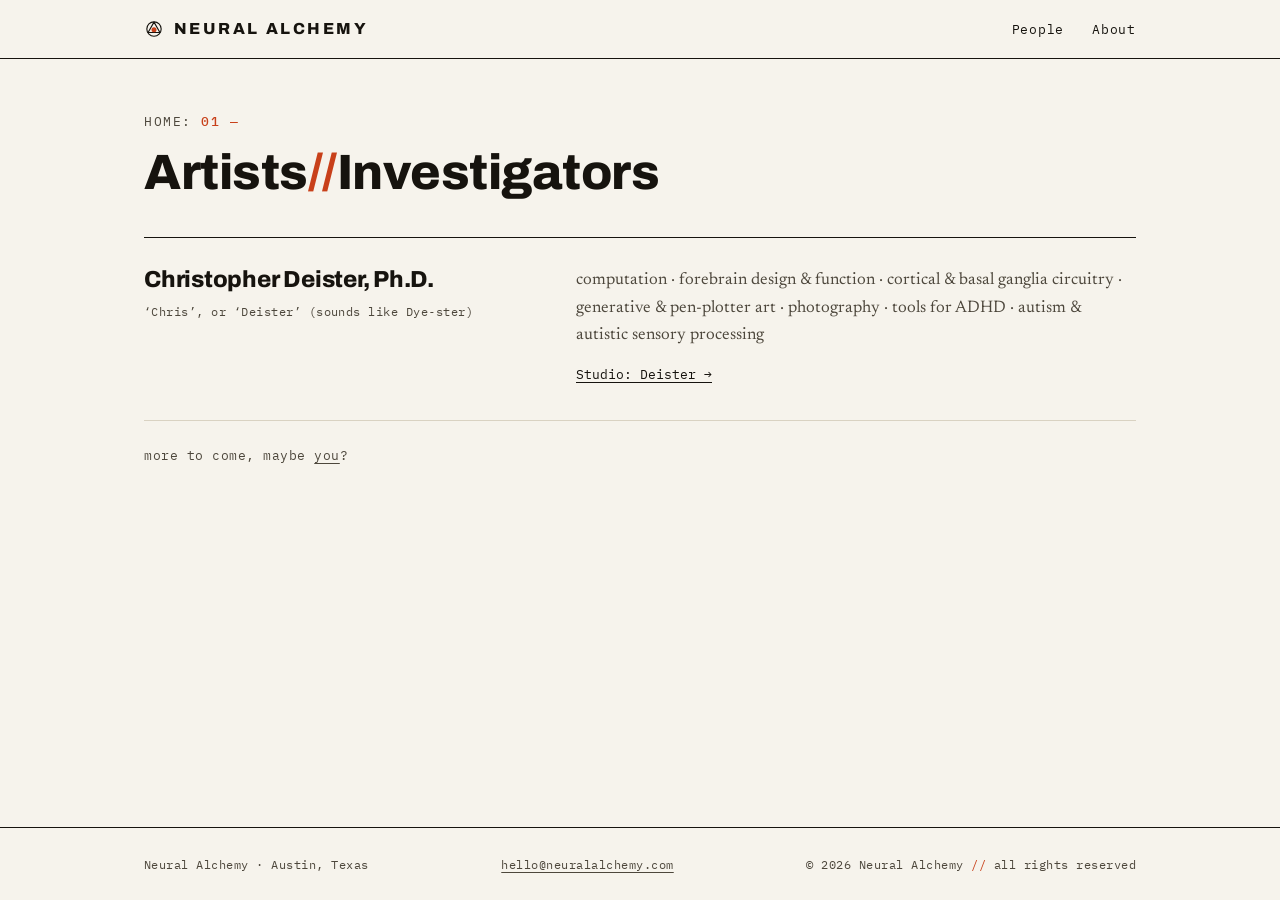
<file: investigators/index.html>
<!DOCTYPE html>
<html lang="en">
<head>
<meta charset="utf-8">
<meta name="viewport" content="width=device-width, initial-scale=1">
<title>Artists//Investigators — Neural Alchemy</title>
<meta name="description" content="The artists and investigators of Neural Alchemy.">
<link rel="preconnect" href="https://fonts.googleapis.com">
<link rel="preconnect" href="https://fonts.gstatic.com" crossorigin>
<link href="https://fonts.googleapis.com/css2?family=Archivo:wght@700;800&family=IBM+Plex+Mono:wght@400;500&family=Newsreader:ital,opsz,wght@0,6..72,400;0,6..72,600;1,6..72,400&display=swap" rel="stylesheet">
<link rel="stylesheet" href="../styles.css">
<link rel="icon" href="data:image/svg+xml,%3Csvg xmlns='http://www.w3.org/2000/svg' viewBox='0 0 32 32'%3E%3Crect width='32' height='32' fill='%23f6f3ec'/%3E%3Ccircle cx='16' cy='16' r='11.5' fill='none' stroke='%2316130e' stroke-width='1.8'/%3E%3Cpath d='M16 5 L6.5 21.5 L25.5 21.5 Z' fill='none' stroke='%2316130e' stroke-width='1.8' stroke-linejoin='round'/%3E%3Ccircle cx='16' cy='17.2' r='4' fill='%23c8401a'/%3E%3C/svg%3E">
</head>
<body>

<header>
  <div class="wrap masthead">
    <a class="wordmark" href="../">
      <svg viewBox="0 0 32 32" aria-hidden="true"><circle cx="16" cy="16" r="11.5" fill="none" stroke="#16130e" stroke-width="1.8"/><path d="M16 5 L6.5 21.5 L25.5 21.5 Z" fill="none" stroke="#16130e" stroke-width="1.8" stroke-linejoin="round"/><circle cx="16" cy="17.2" r="4" fill="#c8401a"/></svg>
      Neural Alchemy
    </a>
    <nav class="site">
      <a href="./" aria-current="page">People</a>
      <a href="../about/">About</a>
    </nav>
  </div>
</header>

<main class="wrap">
  <div class="page-title">
    <p class="kicker">Home: <b>01 —</b></p>
    <h1>Artists<span class="slash">//</span>Investigators</h1>
  </div>

  <div class="person">
    <div>
      <p class="person-name"><a href="chris-deister/">Christopher Deister, Ph.D.</a></p>
      <p class="person-role informal">&lsquo;Chris&rsquo;, or &lsquo;Deister&rsquo; (sounds like Dye&#8209;ster)</p>
    </div>
    <div>
      <p class="person-blurb">computation · forebrain design &amp; function · cortical &amp;
      basal ganglia circuitry · generative &amp; pen-plotter art · photography · tools for
      ADHD · autism &amp; autistic sensory processing</p>
      <a class="person-link" href="chris-deister/">Studio: Deister →</a>
    </div>
  </div>

  <p class="vacancy">more to come, maybe <a href="mailto:hello@neuralalchemy.com">you</a>?</p>
</main>

<footer>
  <div class="wrap foot-grid">
    <span>Neural Alchemy · Austin, Texas</span>
    <a href="mailto:hello@neuralalchemy.com">hello@neuralalchemy.com</a>
    <span>© 2026 Neural Alchemy <span class="sig">//</span> all rights reserved</span>
  </div>
</footer>

</body>
</html>
</file>
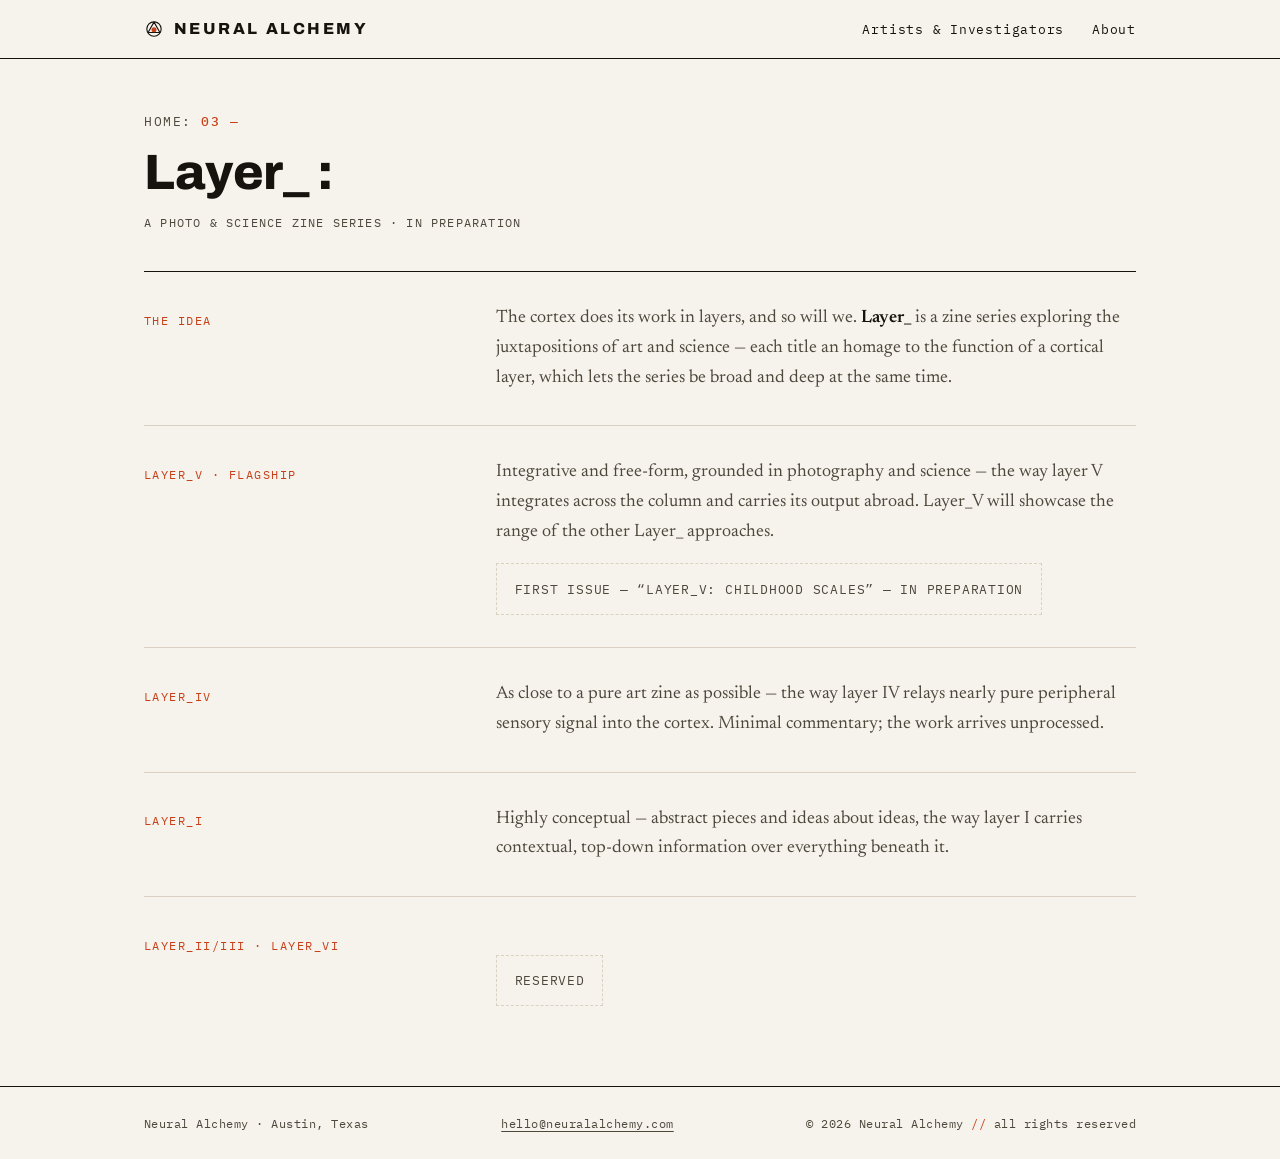
<file: layer/index.html>
<!DOCTYPE html>
<html lang="en">
<head>
<meta charset="utf-8">
<meta name="viewport" content="width=device-width, initial-scale=1">
<title>Layer_ — Neural Alchemy</title>
<meta name="description" content="Layer_ — in preparation.">
<link rel="preconnect" href="https://fonts.googleapis.com">
<link rel="preconnect" href="https://fonts.gstatic.com" crossorigin>
<link href="https://fonts.googleapis.com/css2?family=Archivo:wght@700;800&family=IBM+Plex+Mono:wght@400;500&family=Newsreader:ital,opsz,wght@0,6..72,400;0,6..72,600;1,6..72,400&display=swap" rel="stylesheet">
<link rel="stylesheet" href="../styles.css">
<link rel="icon" href="data:image/svg+xml,%3Csvg xmlns='http://www.w3.org/2000/svg' viewBox='0 0 32 32'%3E%3Crect width='32' height='32' fill='%23f6f3ec'/%3E%3Ccircle cx='16' cy='16' r='11.5' fill='none' stroke='%2316130e' stroke-width='1.8'/%3E%3Cpath d='M16 5 L6.5 21.5 L25.5 21.5 Z' fill='none' stroke='%2316130e' stroke-width='1.8' stroke-linejoin='round'/%3E%3Ccircle cx='16' cy='17.2' r='4' fill='%23c8401a'/%3E%3C/svg%3E">
</head>
<body>

<header>
  <div class="wrap masthead">
    <a class="wordmark" href="../">
      <svg viewBox="0 0 32 32" aria-hidden="true"><circle cx="16" cy="16" r="11.5" fill="none" stroke="#16130e" stroke-width="1.8"/><path d="M16 5 L6.5 21.5 L25.5 21.5 Z" fill="none" stroke="#16130e" stroke-width="1.8" stroke-linejoin="round"/><circle cx="16" cy="17.2" r="4" fill="#c8401a"/></svg>
      Neural Alchemy
    </a>
    <nav class="site">
      <a href="../investigators/">Artists &amp; Investigators</a>
      <a href="../about/">About</a>
    </nav>
  </div>
</header>

<main class="wrap">
  <div class="page-title">
    <p class="kicker">Home: <b>03 —</b></p>
    <h1>Layer_ :</h1>
    <p class="sub">A photo &amp; science zine series · in preparation</p>
  </div>

  <div class="cv-row">
    <p class="cv-label">The Idea</p>
    <div class="cv-body">
      <p>The cortex does its work in layers, and so will we. <strong>Layer_</strong> is a
      zine series exploring the juxtapositions of art and science — each title an homage
      to the function of a cortical layer, which lets the series be broad and deep at
      the same time.</p>
    </div>
  </div>

  <div class="cv-row">
    <p class="cv-label">Layer_V · Flagship</p>
    <div class="cv-body">
      <p>Integrative and free-form, grounded in photography and science — the way layer V
      integrates across the column and carries its output abroad. Layer_V will showcase
      the range of the other Layer_ approaches.</p>
      <p class="note">FIRST ISSUE — &ldquo;LAYER_V: CHILDHOOD SCALES&rdquo; — IN PREPARATION</p>
    </div>
  </div>

  <div class="cv-row">
    <p class="cv-label">Layer_IV</p>
    <div class="cv-body">
      <p>As close to a pure art zine as possible — the way layer IV relays nearly pure
      peripheral sensory signal into the cortex. Minimal commentary; the work arrives
      unprocessed.</p>
    </div>
  </div>

  <div class="cv-row">
    <p class="cv-label">Layer_I</p>
    <div class="cv-body">
      <p>Highly conceptual — abstract pieces and ideas about ideas, the way layer I
      carries contextual, top-down information over everything beneath it.</p>
    </div>
  </div>

  <div class="cv-row">
    <p class="cv-label">Layer_II/III · Layer_VI</p>
    <div class="cv-body">
      <p class="note">RESERVED</p>
    </div>
  </div>
</main>

<footer>
  <div class="wrap foot-grid">
    <span>Neural Alchemy · Austin, Texas</span>
    <a href="mailto:hello@neuralalchemy.com">hello@neuralalchemy.com</a>
    <span>© 2026 Neural Alchemy <span class="sig">//</span> all rights reserved</span>
  </div>
</footer>

</body>
</html>
</file>
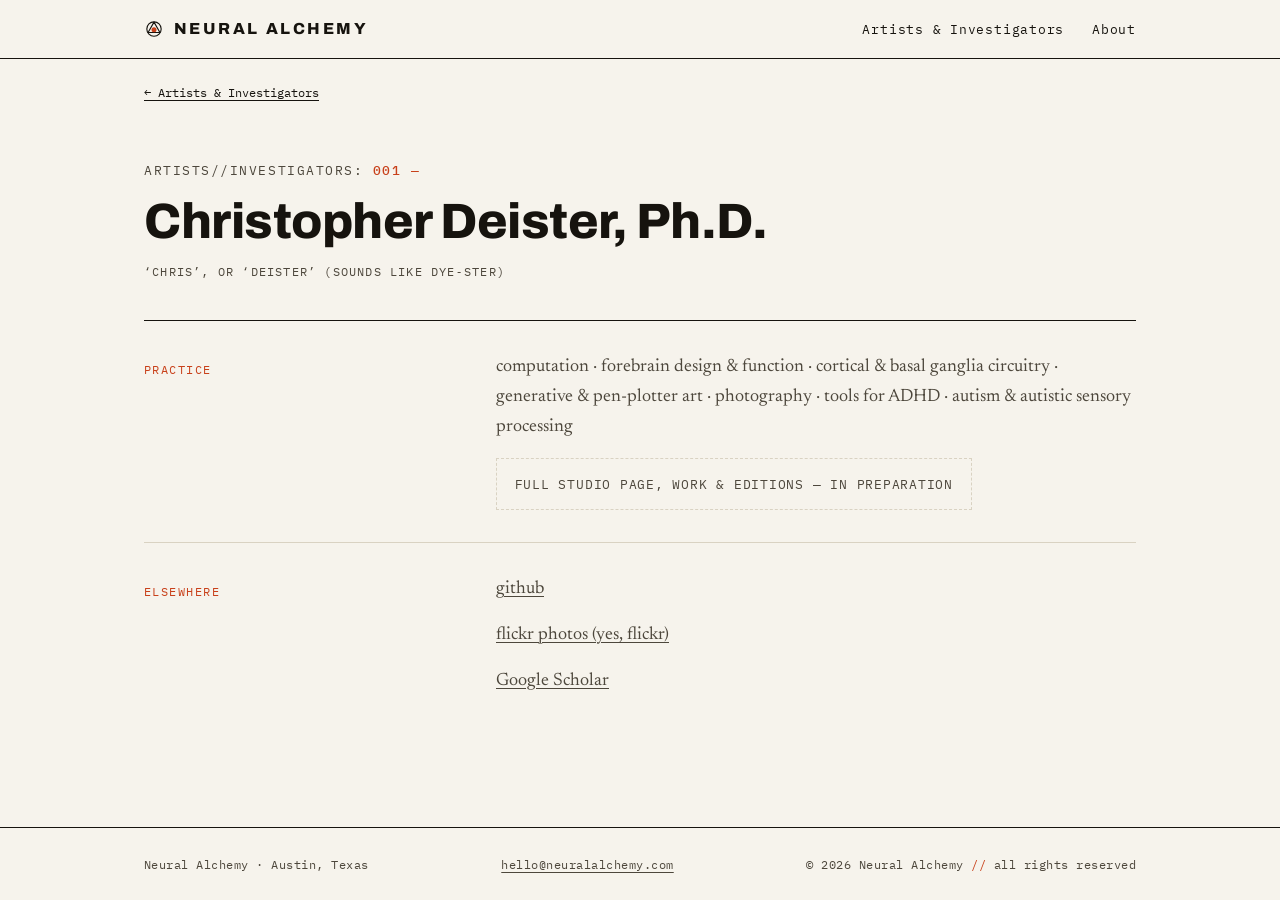
<file: investigators/chris-deister/index.html>
<!DOCTYPE html>
<html lang="en">
<head>
<meta charset="utf-8">
<meta name="viewport" content="width=device-width, initial-scale=1">
<title>Christopher Deister, Ph.D. — Neural Alchemy</title>
<meta name="description" content="Christopher Deister, Ph.D. — Neural Alchemy. Studio page in preparation.">
<link rel="preconnect" href="https://fonts.googleapis.com">
<link rel="preconnect" href="https://fonts.gstatic.com" crossorigin>
<link href="https://fonts.googleapis.com/css2?family=Archivo:wght@700;800&family=IBM+Plex+Mono:wght@400;500&family=Newsreader:ital,opsz,wght@0,6..72,400;0,6..72,600;1,6..72,400&display=swap" rel="stylesheet">
<link rel="stylesheet" href="../../styles.css">
<link rel="icon" href="data:image/svg+xml,%3Csvg xmlns='http://www.w3.org/2000/svg' viewBox='0 0 32 32'%3E%3Crect width='32' height='32' fill='%23f6f3ec'/%3E%3Ccircle cx='16' cy='16' r='11.5' fill='none' stroke='%2316130e' stroke-width='1.8'/%3E%3Cpath d='M16 5 L6.5 21.5 L25.5 21.5 Z' fill='none' stroke='%2316130e' stroke-width='1.8' stroke-linejoin='round'/%3E%3Ccircle cx='16' cy='17.2' r='4' fill='%23c8401a'/%3E%3C/svg%3E">
</head>
<body>

<header>
  <div class="wrap masthead">
    <a class="wordmark" href="../../">
      <svg viewBox="0 0 32 32" aria-hidden="true"><circle cx="16" cy="16" r="11.5" fill="none" stroke="#16130e" stroke-width="1.8"/><path d="M16 5 L6.5 21.5 L25.5 21.5 Z" fill="none" stroke="#16130e" stroke-width="1.8" stroke-linejoin="round"/><circle cx="16" cy="17.2" r="4" fill="#c8401a"/></svg>
      Neural Alchemy
    </a>
    <nav class="site">
      <a href="../">Artists &amp; Investigators</a>
      <a href="../../about/">About</a>
    </nav>
  </div>
</header>

<main class="wrap">
  <a class="crumb" href="../">← Artists &amp; Investigators</a>
  <div class="page-title">
    <p class="kicker">Artists//Investigators: <b>001 —</b></p>
    <h1>Christopher Deister, Ph.D.</h1>
    <p class="sub person-role informal">&lsquo;Chris&rsquo;, or &lsquo;Deister&rsquo; (sounds like Dye&#8209;ster)</p>
  </div>

  <div class="cv-row">
    <p class="cv-label">Practice</p>
    <div class="cv-body">
      <p>computation · forebrain design &amp; function · cortical &amp; basal ganglia
      circuitry · generative &amp; pen-plotter art · photography · tools for ADHD ·
      autism &amp; autistic sensory processing</p>
      <!-- <p>A lifetime pursuit: theories of nervous system design and function.</p> -->
      <p class="note">FULL STUDIO PAGE, WORK &amp; EDITIONS — IN PREPARATION</p>
    </div>
  </div>

  <div class="cv-row">
    <p class="cv-label">Elsewhere</p>
    <div class="cv-body">
      <p><a href="https://github.com/cdeister">github</a></p>
      <p><a href="https://www.flickr.com/photos/deister/">flickr photos (yes, flickr)</a></p>
      <p><a href="https://scholar.google.com/citations?&hl=en&user=anMg334AAAAJ">Google Scholar</a></p>
    </div>
  </div>
</main>

<footer>
  <div class="wrap foot-grid">
    <span>Neural Alchemy · Austin, Texas</span>
    <a href="mailto:hello@neuralalchemy.com">hello@neuralalchemy.com</a>
    <span>© 2026 Neural Alchemy <span class="sig">//</span> all rights reserved</span>
  </div>
</footer>

</body>
</html>
</file>
<file: styles.css>
/* Neural Alchemy — Research, Art, Studio
   Three primitives, one whole: circle / triangle / square.
   Paper, ink, one vermilion accent. Grotesque display, serif body, mono labels. */

:root {
  --paper: #f6f3ec;
  --paper-deep: #efeadf;
  --ink: #16130e;
  --ink-soft: #4d473c;
  --rule: #d9d2c2;
  --accent: #c8401a;
  --cobalt: #1f3a93;
  --max: 1040px;
  --serif: "Newsreader", Georgia, "Times New Roman", serif;
  --sans: "Archivo", "Helvetica Neue", Arial, sans-serif;
  --mono: "IBM Plex Mono", "SF Mono", Menlo, monospace;
}

* { margin: 0; padding: 0; box-sizing: border-box; }

html { scroll-behavior: smooth; }

body {
  background: var(--paper);
  color: var(--ink);
  font-family: var(--serif);
  font-size: 1.125rem;
  line-height: 1.65;
  -webkit-font-smoothing: antialiased;
  min-height: 100vh;
  display: flex;
  flex-direction: column;
}

main { flex: 1; }

.wrap {
  max-width: var(--max);
  margin: 0 auto;
  padding-inline: 1.5rem;
  width: 100%;
}

a { color: inherit; text-decoration-thickness: 1px; text-underline-offset: 3px; }
a:hover { color: var(--accent); }

::selection { background: var(--accent); color: var(--paper); }

/* ---------- header (interior pages) ---------- */

header { border-bottom: 1px solid var(--ink); }

.masthead {
  display: flex;
  align-items: center;
  justify-content: space-between;
  gap: 1rem;
  padding-block: 1rem;
  flex-wrap: wrap;
}

.wordmark {
  font-family: var(--sans);
  font-weight: 800;
  font-size: 1rem;
  letter-spacing: 0.16em;
  text-transform: uppercase;
  text-decoration: none;
  display: inline-flex;
  align-items: center;
  gap: 0.6rem;
}

.wordmark svg { width: 20px; height: 20px; display: block; }

.slash { color: var(--accent); }

.person-role.informal { text-transform: none; letter-spacing: 0.04em; }

nav.site {
  font-family: var(--mono);
  font-size: 0.8rem;
  letter-spacing: 0.06em;
  display: flex;
  gap: 1.75rem;
}

nav.site a { text-decoration: none; }

/* ---------- landing ---------- */

.landing-hero {
  display: flex;
  flex-direction: column;
  align-items: center;
  text-align: center;
  padding-block: clamp(3rem, 9vh, 6rem) 3rem;
}

.mark {
  width: clamp(130px, 20vw, 178px);
  height: auto;
  display: block;
}

.landing-hero h1 {
  font-family: var(--sans);
  font-weight: 800;
  font-size: clamp(2.3rem, 6.5vw, 3.9rem);
  letter-spacing: 0.06em;
  text-transform: uppercase;
  line-height: 1.05;
  margin-top: 2.2rem;
}

.tagline {
  font-family: var(--mono);
  font-size: clamp(0.85rem, 2vw, 1.02rem);
  letter-spacing: 0.34em;
  text-transform: uppercase;
  color: var(--ink);
  margin-top: 1.1rem;
}

.tagline .c { color: var(--accent); }

.landing-copy {
  max-width: 33em;
  margin-top: 2.6rem;
  font-size: 1.15rem;
  color: var(--ink-soft);
  text-wrap: pretty;
}

.landing-copy a { color: var(--ink); }
.landing-copy a:hover { color: var(--accent); }

/* ---------- index links ---------- */

.index-links {
  width: min(560px, 100%);
  margin-top: 3rem;
  border-top: 1px solid var(--ink);
}

.index-links a {
  display: flex;
  align-items: baseline;
  gap: 1.1rem;
  padding: 1.05rem 0.75rem;
  border-bottom: 1px solid var(--ink);
  text-decoration: none;
  text-align: left;
}

.index-links a:hover { background: var(--paper-deep); }

.index-links .num {
  font-family: var(--mono);
  font-size: 0.75rem;
  color: var(--accent);
}

.index-links .label {
  font-family: var(--sans);
  font-weight: 700;
  font-size: 1.02rem;
  letter-spacing: 0.02em;
  flex: 1;
}

.index-links .hint {
  font-family: var(--mono);
  font-size: 0.72rem;
  color: var(--ink-soft);
  letter-spacing: 0.08em;
  text-transform: uppercase;
}

.index-links .arrow { font-family: var(--mono); color: var(--accent); }

/* ---------- interior pages ---------- */

.kicker {
  font-family: var(--mono);
  font-size: 0.8rem;
  letter-spacing: 0.12em;
  text-transform: uppercase;
  color: var(--ink-soft);
}

.kicker b { color: var(--accent); font-weight: 500; }

.page-title { padding-block: 3.2rem 2.4rem; border-bottom: 1px solid var(--ink); }

.page-title h1 {
  font-family: var(--sans);
  font-weight: 800;
  font-size: clamp(2rem, 4.5vw, 3.1rem);
  line-height: 1.06;
  letter-spacing: -0.01em;
  margin-top: 0.9rem;
}

.page-title .sub {
  font-family: var(--mono);
  font-size: 0.75rem;
  letter-spacing: 0.1em;
  text-transform: uppercase;
  color: var(--ink-soft);
  margin-top: 0.9rem;
}

.crumb {
  font-family: var(--mono);
  font-size: 0.78rem;
  padding-top: 1.4rem;
  display: inline-block;
}

/* rows: label | body */

.cv-row {
  display: grid;
  grid-template-columns: minmax(0, 4fr) minmax(0, 8fr);
  gap: 2rem;
  padding-block: 2rem;
  border-bottom: 1px solid var(--rule);
}

.cv-row:last-of-type { border-bottom: none; }

.cv-label {
  font-family: var(--mono);
  font-size: 0.78rem;
  letter-spacing: 0.12em;
  text-transform: uppercase;
  color: var(--accent);
  padding-top: 0.35rem;
}

.cv-body { max-width: 40em; color: var(--ink-soft); }
.cv-body p + p { margin-top: 1rem; }
.cv-body strong { color: var(--ink); font-weight: 600; }

.pursuit {
  font-size: clamp(1.2rem, 2.2vw, 1.5rem);
  line-height: 1.5;
  font-style: italic;
  color: var(--ink);
}

.pursuit em { color: var(--accent); font-style: inherit; }

/* topic chips (About → Learning) */

.topics {
  list-style: none;
  display: flex;
  flex-wrap: wrap;
  gap: 0.5rem;
  margin-top: 1.1rem;
}

.topics li {
  font-family: var(--mono);
  font-size: 0.75rem;
  letter-spacing: 0.05em;
  border: 1px solid var(--ink);
  padding: 0.35rem 0.7rem;
  color: var(--ink);
  background: var(--paper);
}

/* ---------- people ---------- */

.person {
  display: grid;
  grid-template-columns: minmax(0, 5fr) minmax(0, 7fr);
  gap: 2rem;
  border-bottom: 1px solid var(--rule);
  padding-block: 1.8rem;
}

.person-name {
  font-family: var(--sans);
  font-weight: 800;
  font-size: 1.45rem;
  letter-spacing: -0.01em;
  line-height: 1.15;
}

.person-name a { text-decoration: none; }
.person-name a:hover { color: var(--accent); }

.person-role {
  font-family: var(--mono);
  font-size: 0.75rem;
  letter-spacing: 0.1em;
  text-transform: uppercase;
  color: var(--ink-soft);
  margin-top: 0.5rem;
}

.person-blurb { color: var(--ink-soft); max-width: 36em; font-size: 1.05rem; }

.person-link {
  font-family: var(--mono);
  font-size: 0.8rem;
  display: inline-block;
  margin-top: 0.9rem;
}

.vacancy {
  padding-block: 1.5rem 0.5rem;
  font-family: var(--mono);
  font-size: 0.8rem;
  color: var(--ink-soft);
  letter-spacing: 0.04em;
}

.note {
  font-family: var(--mono);
  font-size: 0.8rem;
  letter-spacing: 0.06em;
  color: var(--ink-soft);
  border: 1px dashed var(--rule);
  padding: 0.9rem 1.1rem;
  margin-top: 1.6rem;
  display: inline-block;
}

/* ---------- footer ---------- */

footer { border-top: 1px solid var(--ink); margin-top: 3rem; }

.foot-grid {
  display: flex;
  justify-content: space-between;
  gap: 1.5rem;
  flex-wrap: wrap;
  font-family: var(--mono);
  font-size: 0.78rem;
  color: var(--ink-soft);
  letter-spacing: 0.04em;
  padding-block: 1.6rem;
}

.foot-grid .sig { color: var(--accent); }

.landing footer { margin-top: 2rem; }

/* ---------- responsive ---------- */

@media (max-width: 720px) {
  .person, .cv-row { grid-template-columns: 1fr; gap: 0.8rem; }
  nav.site { gap: 1.1rem; }
  .index-links .hint { display: none; }
}
</file>
